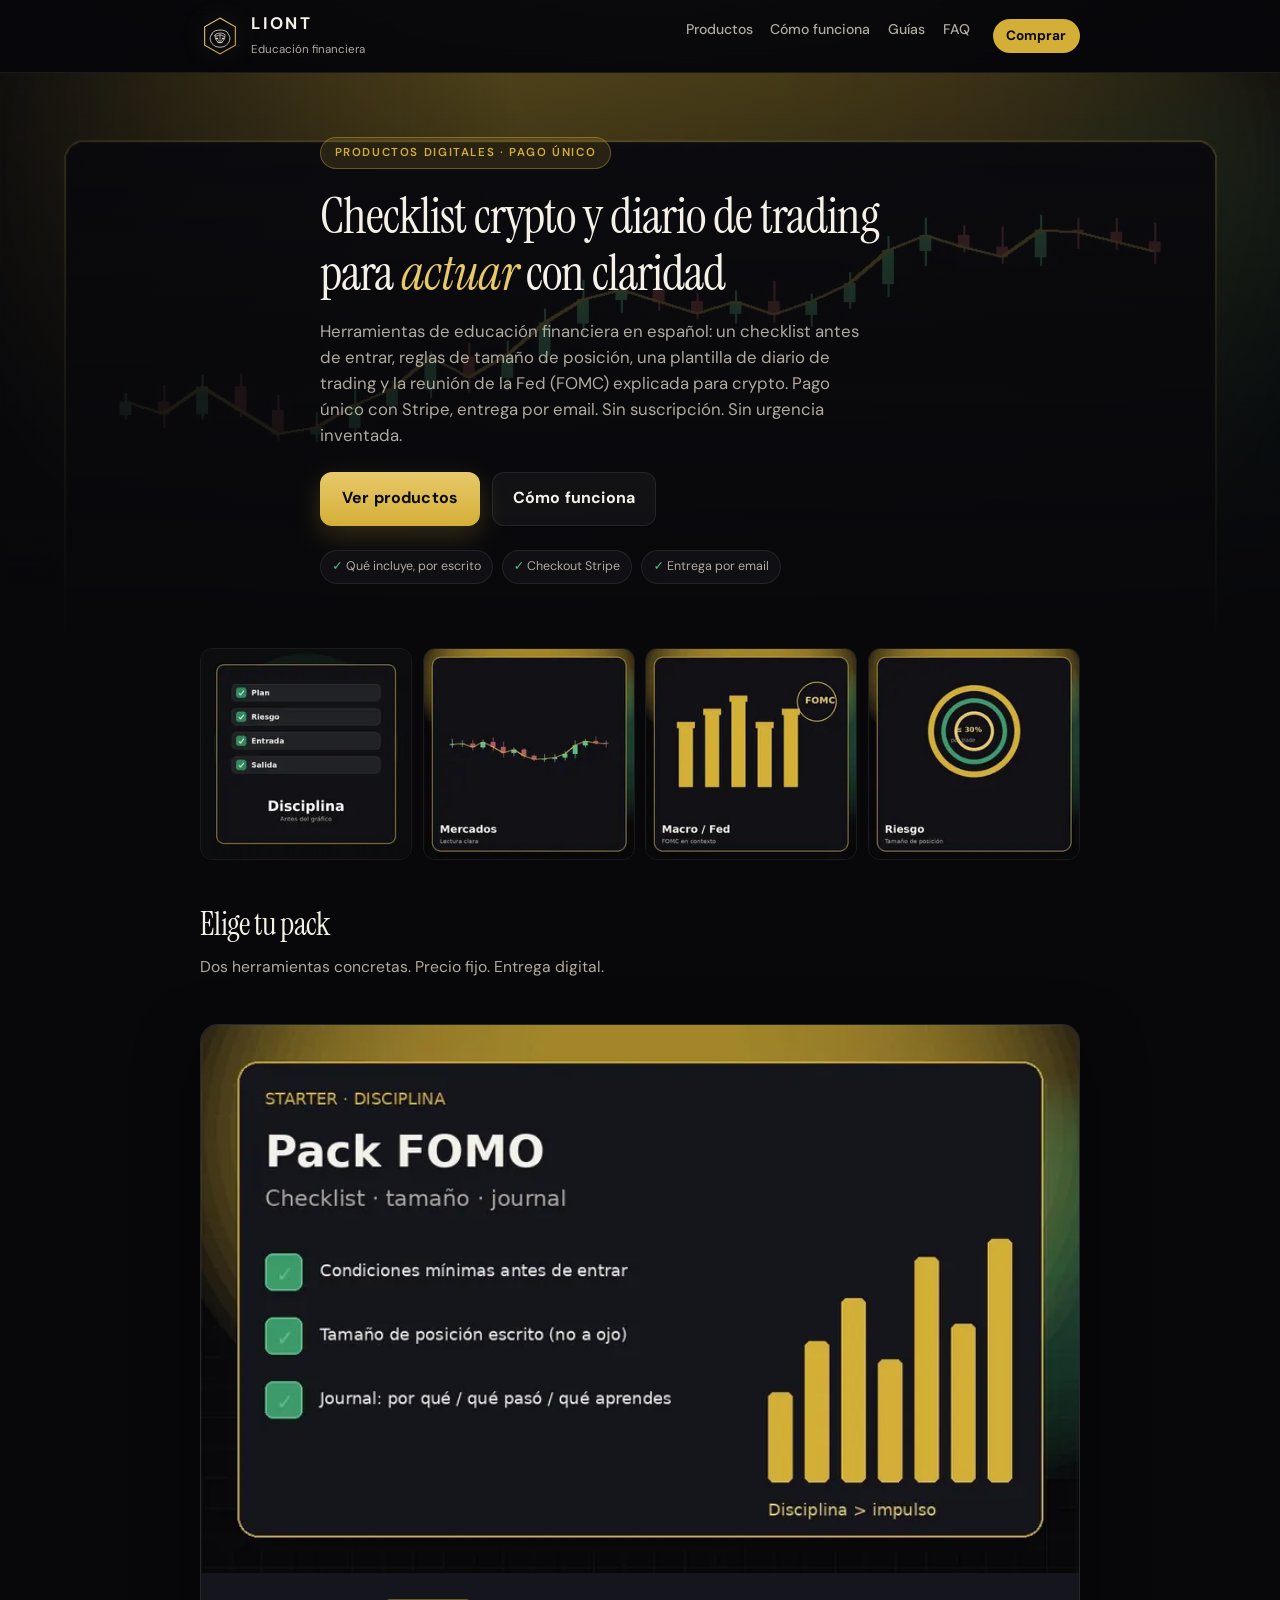
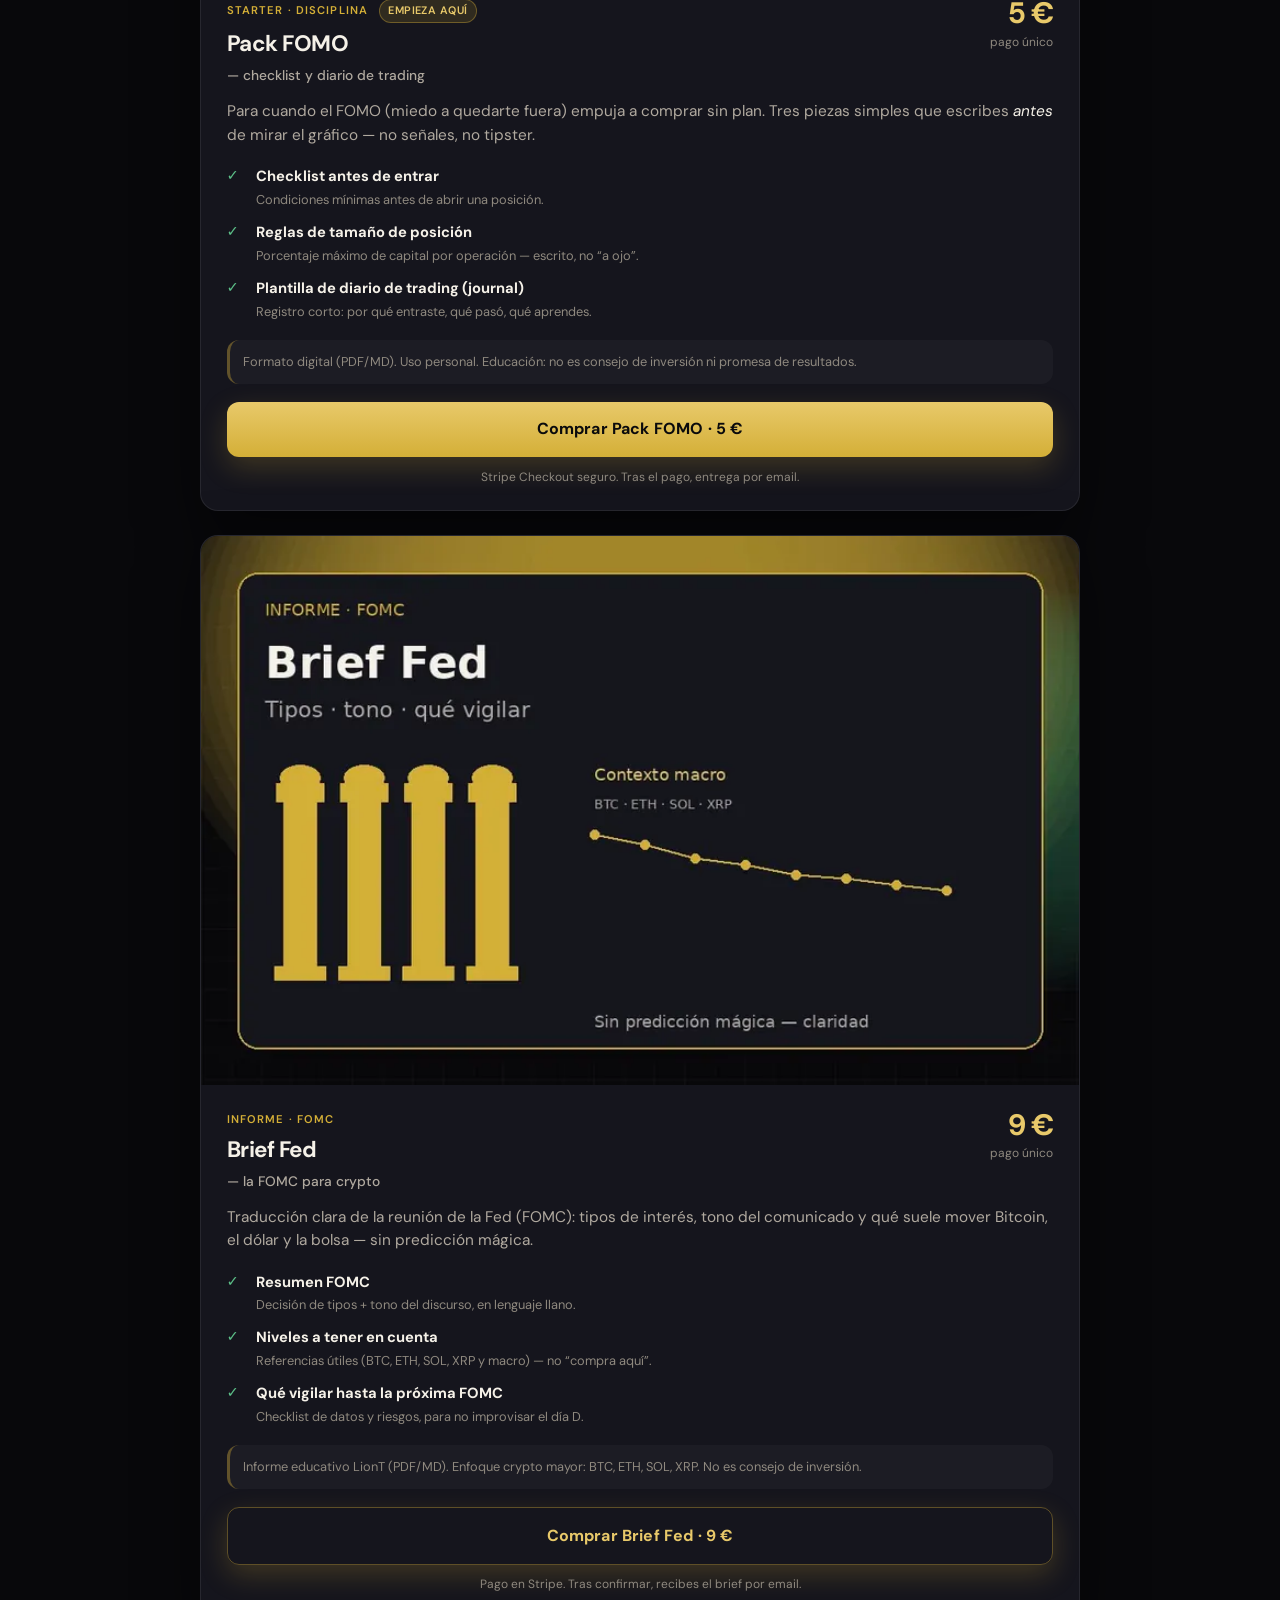
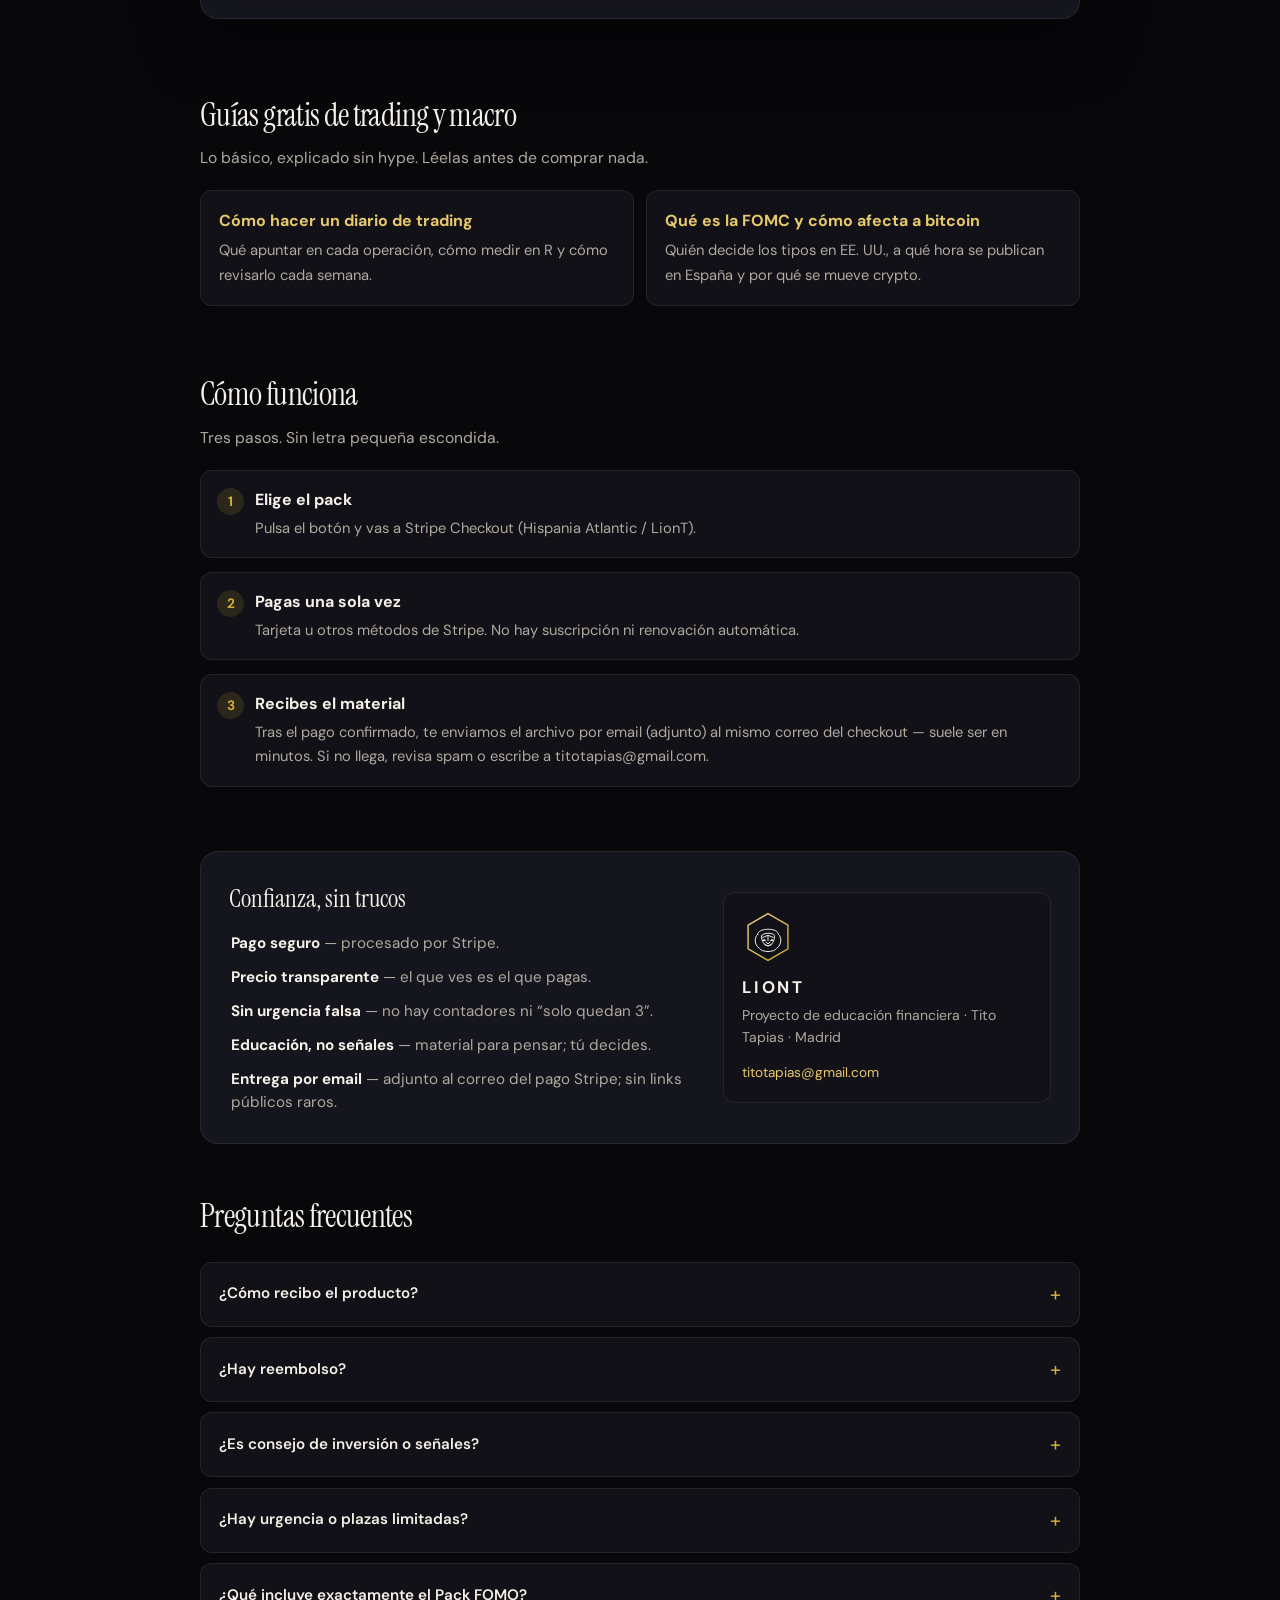
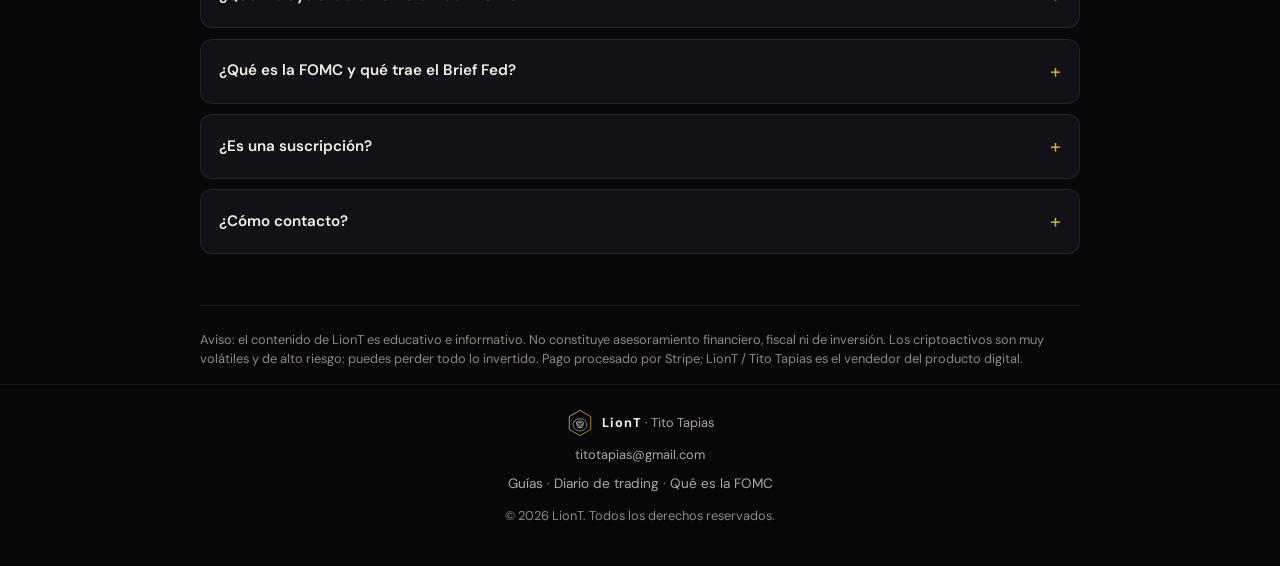
<file: index.html>
<!DOCTYPE html>
<html lang="es-ES">
<head>
  <meta charset="utf-8" />
  <meta name="viewport" content="width=device-width, initial-scale=1" />
  <title>Plantilla de diario de trading y checklist crypto | LionT</title>
  <meta name="description" content="Pack FOMO (5 €): checklist crypto, reglas de tamaño de posición y plantilla de diario de trading. Brief Fed (9 €): la FOMC explicada. Pago único." />
  <!-- TODO SEARCH CONSOLE (pendiente de Tito):
       1) search.google.com/search-console → Añadir propiedad → "Prefijo de la URL" → https://titotapias-design.github.io/liont-shop/
       2) Método "Etiqueta HTML": copiar la meta y pegarla AQUÍ, sustituyendo este comentario:
          <meta name="google-site-verification" content="TOKEN_QUE_DA_GOOGLE" />
       3) Verificar y enviar sitemap.xml. NO inventar el token. -->
  <link rel="canonical" href="https://titotapias-design.github.io/liont-shop/" />
  <meta name="robots" content="index, follow, max-image-preview:large" />
  <meta property="og:type" content="website" />
  <meta property="og:locale" content="es_ES" />
  <meta property="og:site_name" content="LionT" />
  <meta property="og:url" content="https://titotapias-design.github.io/liont-shop/" />
  <meta property="og:title" content="Plantilla de diario de trading y checklist crypto | LionT" />
  <meta property="og:description" content="Herramientas digitales de educación financiera: checklist de entradas, reglas de tamaño, diario de trading e informe FOMC. Pago único, sin hype." />
  <meta property="og:image" content="https://titotapias-design.github.io/liont-shop/assets/og-liont-1200x630.jpg" />
  <meta property="og:image:width" content="1200" />
  <meta property="og:image:height" content="630" />
  <meta property="og:image:alt" content="LionT — plantilla de trading y checklist crypto" />
  <meta name="twitter:card" content="summary_large_image" />
  <meta name="twitter:title" content="Plantilla de diario de trading y checklist crypto | LionT" />
  <meta name="twitter:description" content="Checklist de entradas, diario de trading e informe FOMC. Educación, no señales. Desde 5 €." />
  <meta name="twitter:image" content="https://titotapias-design.github.io/liont-shop/assets/og-liont-1200x630.jpg" />
  <meta name="twitter:image:alt" content="LionT — plantilla de trading y checklist crypto" />
  <link rel="icon" href="assets/liont-logo.svg" type="image/svg+xml" />
  <meta name="theme-color" content="#0a0a0c" />
  <link rel="preload" as="image" href="assets/hero-768.webp" imagesrcset="assets/hero-480.webp 480w, assets/hero-768.webp 768w, assets/hero-1200.webp 1200w" imagesizes="100vw" type="image/webp" fetchpriority="high" />
  <link rel="preconnect" href="https://fonts.googleapis.com" />
  <link rel="preconnect" href="https://fonts.gstatic.com" crossorigin />
  <link rel="preload" as="style" href="https://fonts.googleapis.com/css2?family=DM+Sans:ital,opsz,wght@0,9..40,400;0,9..40,500;0,9..40,600;0,9..40,700;1,9..40,400&family=Instrument+Serif:ital@0;1&display=swap" />
  <link rel="stylesheet" href="https://fonts.googleapis.com/css2?family=DM+Sans:ital,opsz,wght@0,9..40,400;0,9..40,500;0,9..40,600;0,9..40,700;1,9..40,400&family=Instrument+Serif:ital@0;1&display=swap" media="print" onload="this.media='all'" />
  <noscript><link rel="stylesheet" href="https://fonts.googleapis.com/css2?family=DM+Sans:ital,opsz,wght@0,9..40,400;0,9..40,500;0,9..40,600;0,9..40,700;1,9..40,400&family=Instrument+Serif:ital@0;1&display=swap" /></noscript>
  <link rel="stylesheet" href="styles.css" />
<script type="application/ld+json">
{
  "@context": "https://schema.org",
  "@graph": [
    {
      "@type": "Organization",
      "@id": "https://titotapias-design.github.io/liont-shop/#org",
      "name": "LionT",
      "url": "https://titotapias-design.github.io/liont-shop/",
      "logo": "https://titotapias-design.github.io/liont-shop/assets/liont-logo.svg",
      "email": "titotapias@gmail.com"
    },
    {
      "@type": "WebSite",
      "@id": "https://titotapias-design.github.io/liont-shop/#website",
      "url": "https://titotapias-design.github.io/liont-shop/",
      "name": "LionT Shop",
      "inLanguage": "es-ES",
      "publisher": { "@id": "https://titotapias-design.github.io/liont-shop/#org" }
    },
    {
      "@type": "Product",
      "@id": "https://titotapias-design.github.io/liont-shop/#pack-fomo",
      "name": "Pack FOMO — checklist crypto, reglas de riesgo y plantilla de diario de trading",
      "description": "Checklist de entradas, reglas de tamaño de posición y plantilla de diario de trading en formato digital. Material educativo; no es consejo de inversión.",
      "image": "https://titotapias-design.github.io/liont-shop/assets/card-fomo.jpg",
      "sku": "LIONT-FOMO",
      "brand": { "@type": "Brand", "name": "LionT" },
      "offers": {
        "@type": "Offer",
        "url": "https://titotapias-design.github.io/liont-shop/#pack-fomo",
        "price": "5.00",
        "priceCurrency": "EUR",
        "availability": "https://schema.org/InStock",
        "seller": { "@id": "https://titotapias-design.github.io/liont-shop/#org" }
      }
    },
    {
      "@type": "Product",
      "@id": "https://titotapias-design.github.io/liont-shop/#brief-fed",
      "name": "Brief Fed — informe FOMC para crypto",
      "description": "Resumen de la reunión FOMC (decisión de tipos y tono), niveles de referencia en BTC, ETH, SOL y XRP y checklist de qué vigilar hasta la próxima FOMC. Material educativo.",
      "image": "https://titotapias-design.github.io/liont-shop/assets/card-fed.jpg",
      "sku": "LIONT-FED",
      "brand": { "@type": "Brand", "name": "LionT" },
      "offers": {
        "@type": "Offer",
        "url": "https://titotapias-design.github.io/liont-shop/#brief-fed",
        "price": "9.00",
        "priceCurrency": "EUR",
        "availability": "https://schema.org/InStock",
        "seller": { "@id": "https://titotapias-design.github.io/liont-shop/#org" }
      }
    }
  ]
}
</script>
<script type="application/ld+json">
{
  "@context": "https://schema.org",
  "@type": "FAQPage",
  "@id": "https://titotapias-design.github.io/liont-shop/#faq",
  "mainEntity": [
    {
      "@type": "Question",
      "name": "¿Cómo recibo el producto?",
      "acceptedAnswer": {
        "@type": "Answer",
        "text": "Tras el pago en Stripe, enviamos el material digital (PDF, Markdown o ZIP) al email del checkout. Si no llega en un rato, revisa spam o escribe a titotapias@gmail.com con el justificante de pago."
      }
    },
    {
      "@type": "Question",
      "name": "¿Hay reembolso?",
      "acceptedAnswer": {
        "@type": "Answer",
        "text": "Son productos digitales de descarga inmediata. Si no has podido acceder al archivo por un fallo nuestro, devolvemos el importe. Si ya lo descargaste y no encaja, escríbenos: resolvemos caso a caso de forma razonable. Contacto: titotapias@gmail.com."
      }
    },
    {
      "@type": "Question",
      "name": "¿Es consejo de inversión o señales?",
      "acceptedAnswer": {
        "@type": "Answer",
        "text": "No. Es material educativo (checklists, plantillas e informes de contexto). Tú decides qué hacer con tu dinero. LionT no gestiona carteras ajenas ni garantiza resultados."
      }
    },
    {
      "@type": "Question",
      "name": "¿Hay urgencia o plazas limitadas?",
      "acceptedAnswer": {
        "@type": "Answer",
        "text": "No. El precio es el publicado. No inventamos escasez ni contadores falsos. Cuando haya una edición concreta del Brief Fed (p. ej. una FOMC), lo indicamos en la descripción."
      }
    },
    {
      "@type": "Question",
      "name": "¿Qué incluye exactamente el Pack FOMO?",
      "acceptedAnswer": {
        "@type": "Answer",
        "text": "Tres piezas: un checklist de condiciones mínimas antes de abrir una posición, unas reglas de tamaño de posición (porcentaje máximo de capital por operación) y una plantilla de diario de trading para registrar por qué entraste, qué pasó y qué aprendes. Formato digital (PDF/MD), uso personal."
      }
    },
    {
      "@type": "Question",
      "name": "¿Qué es la FOMC y qué trae el Brief Fed?",
      "acceptedAnswer": {
        "@type": "Answer",
        "text": "La FOMC es el comité de la Reserva Federal de EE. UU. que decide los tipos de interés; se reúne ocho veces al año. El Brief Fed resume la decisión y el tono en lenguaje llano, da niveles de referencia en BTC, ETH, SOL y XRP y una checklist de qué vigilar hasta la próxima reunión. Más contexto en la guía Qué es la FOMC y cómo afecta a bitcoin."
      }
    },
    {
      "@type": "Question",
      "name": "¿Es una suscripción?",
      "acceptedAnswer": {
        "@type": "Answer",
        "text": "No. Pagas una sola vez en Stripe Checkout. No hay renovación automática."
      }
    },
    {
      "@type": "Question",
      "name": "¿Cómo contacto?",
      "acceptedAnswer": {
        "@type": "Answer",
        "text": "Email: titotapias@gmail.com. Respuesta habitual en horario laboral (España)."
      }
    }
  ]
}
</script>
</head>
<body>
  <a class="skip-link" href="#contenido">Saltar al contenido</a>

  <header class="site-header">
    <div class="wrap header-inner">
      <a class="brand" href="#top" id="top">
        <img class="brand-logo" src="assets/liont-logo.svg" width="44" height="44" alt="LionT" />
        <div class="brand-text">
          <strong>LionT</strong>
          <span>Educación financiera</span>
        </div>
      </a>
      <nav class="nav" aria-label="Principal">
        <a href="#productos">Productos</a>
        <a href="#como-funciona">Cómo funciona</a>
        <a href="guias/">Guías</a>
        <a href="#faq">FAQ</a>
        <a class="header-cta" href="#productos">Comprar</a>
      </nav>
    </div>
  </header>

  <main id="contenido">
    <section class="hero" aria-labelledby="hero-title">
      <div class="hero-media" aria-hidden="true">
        <picture><source type="image/webp" srcset="assets/hero-480.webp 480w, assets/hero-768.webp 768w, assets/hero-1200.webp 1200w" sizes="100vw" /><img src="assets/hero.jpg" alt="" width="1200" height="675" fetchpriority="high" /></picture>
        <div class="hero-shade"></div>
      </div>
      <div class="wrap hero-copy">
        <p class="hero-kicker">Productos digitales · pago único</p>
        <h1 id="hero-title">Checklist crypto y diario de trading para <em>actuar</em> con claridad</h1>
        <p class="hero-lead">
          Herramientas de educación financiera en español: un checklist antes de entrar, reglas de tamaño de posición,
          una plantilla de diario de trading y la reunión de la Fed (FOMC) explicada para crypto.
          Pago único con Stripe, entrega por email. Sin suscripción. Sin urgencia inventada.
        </p>
        <div class="hero-actions">
          <a class="cta cta-primary" href="#productos">Ver productos</a>
          <a class="cta cta-ghost" href="#como-funciona">Cómo funciona</a>
        </div>
        <ul class="trust-row">
          <li>Qué incluye, por escrito</li>
          <li>Checkout Stripe</li>
          <li>Entrega por email</li>
        </ul>
      </div>
    </section>

    <section class="brand-strip wrap" aria-label="Temas LionT">
      <picture><source type="image/webp" srcset="assets/strip-discipline-240.webp 240w, assets/strip-discipline-480.webp 480w" sizes="(min-width: 880px) 210px, 45vw" /><img src="assets/strip-discipline.jpg" alt="Disciplina de trading — plan, riesgo, entrada, salida" width="480" height="480" loading="lazy" /></picture>
      <picture><source type="image/webp" srcset="assets/strip-charts-240.webp 240w, assets/strip-charts-480.webp 480w" sizes="(min-width: 880px) 210px, 45vw" /><img src="assets/strip-charts.jpg" alt="Lectura de mercados — gráficos claros" width="480" height="480" loading="lazy" /></picture>
      <picture><source type="image/webp" srcset="assets/strip-macro-240.webp 240w, assets/strip-macro-480.webp 480w" sizes="(min-width: 880px) 210px, 45vw" /><img src="assets/strip-macro.jpg" alt="Macro y Fed — contexto FOMC" width="480" height="480" loading="lazy" /></picture>
      <picture><source type="image/webp" srcset="assets/strip-risk-240.webp 240w, assets/strip-risk-480.webp 480w" sizes="(min-width: 880px) 210px, 45vw" /><img src="assets/strip-risk.jpg" alt="Gestión de riesgo — tamaño de posición" width="480" height="480" loading="lazy" /></picture>
    </section>

    <section class="products wrap" id="productos" aria-label="Productos">
      <div class="section-head">
        <h2>Elige tu pack</h2>
        <p>Dos herramientas concretas. Precio fijo. Entrega digital.</p>
      </div>

      <article class="product" id="pack-fomo">
        <div class="product-visual">
          <picture><source type="image/webp" srcset="assets/card-fomo-480.webp 480w, assets/card-fomo-800.webp 800w" sizes="(min-width: 880px) 820px, 100vw" /><img src="assets/card-fomo.jpg" alt="Pack FOMO — checklist de disciplina antes del gráfico" width="800" height="500" loading="lazy" /></picture>
        </div>
        <div class="product-body">
          <div class="product-top">
            <div>
              <p class="product-label">Starter · disciplina <span class="badge-soft">Empieza aquí</span></p>
              <h3>Pack FOMO <span class="h3-sub">— checklist y diario de trading</span></h3>
            </div>
            <div class="price" role="group" aria-label="Precio 5 euros">
              <strong>5&nbsp;€</strong>
              <span>pago único</span>
            </div>
          </div>
          <p class="product-desc">
            Para cuando el FOMO (miedo a quedarte fuera) empuja a comprar sin plan. Tres piezas simples que escribes
            <em>antes</em> de mirar el gráfico — no señales, no tipster.
          </p>
          <ul class="includes">
            <li>
              <span class="ico" aria-hidden="true">✓</span>
              <div>
                <strong>Checklist antes de entrar</strong>
                <small>Condiciones mínimas antes de abrir una posición.</small>
              </div>
            </li>
            <li>
              <span class="ico" aria-hidden="true">✓</span>
              <div>
                <strong>Reglas de tamaño de posición</strong>
                <small>Porcentaje máximo de capital por operación — escrito, no “a ojo”.</small>
              </div>
            </li>
            <li>
              <span class="ico" aria-hidden="true">✓</span>
              <div>
                <strong>Plantilla de diario de trading (journal)</strong>
                <small>Registro corto: por qué entraste, qué pasó, qué aprendes.</small>
              </div>
            </li>
          </ul>
          <p class="note">
            Formato digital (PDF/MD). Uso personal. Educación: no es consejo de inversión ni promesa de resultados.
          </p>
          <a
            class="cta cta-primary"
            href="https://buy.stripe.com/14A7sL5x69T32QE1RHbII01"
            rel="noopener noreferrer"
            target="_blank"
          >Comprar Pack FOMO · 5&nbsp;€</a>
          <p class="cta-hint">Stripe Checkout seguro. Tras el pago, entrega por email.</p>
        </div>
      </article>

      <article class="product" id="brief-fed">
        <div class="product-visual">
          <picture><source type="image/webp" srcset="assets/card-fed-480.webp 480w, assets/card-fed-800.webp 800w" sizes="(min-width: 880px) 820px, 100vw" /><img src="assets/card-fed.jpg" alt="Brief Fed — informe FOMC y contexto macro" width="800" height="500" loading="lazy" /></picture>
        </div>
        <div class="product-body">
          <div class="product-top">
            <div>
              <p class="product-label">Informe · FOMC</p>
              <h3>Brief Fed <span class="h3-sub">— la FOMC para crypto</span></h3>
            </div>
            <div class="price" role="group" aria-label="Precio 9 euros">
              <strong>9&nbsp;€</strong>
              <span>pago único</span>
            </div>
          </div>
          <p class="product-desc">
            Traducción clara de la reunión de la Fed (FOMC): tipos de interés, tono del comunicado y qué suele mover
            Bitcoin, el dólar y la bolsa — sin predicción mágica.
          </p>
          <ul class="includes">
            <li>
              <span class="ico" aria-hidden="true">✓</span>
              <div>
                <strong>Resumen FOMC</strong>
                <small>Decisión de tipos + tono del discurso, en lenguaje llano.</small>
              </div>
            </li>
            <li>
              <span class="ico" aria-hidden="true">✓</span>
              <div>
                <strong>Niveles a tener en cuenta</strong>
                <small>Referencias útiles (BTC, ETH, SOL, XRP y macro) — no “compra aquí”.</small>
              </div>
            </li>
            <li>
              <span class="ico" aria-hidden="true">✓</span>
              <div>
                <strong>Qué vigilar hasta la próxima FOMC</strong>
                <small>Checklist de datos y riesgos, para no improvisar el día D.</small>
              </div>
            </li>
          </ul>
          <p class="note">
            Informe educativo LionT (PDF/MD). Enfoque crypto mayor: BTC, ETH, SOL, XRP. No es consejo de inversión.
          </p>
          <a
            class="cta cta-secondary"
            href="https://buy.stripe.com/28EfZhbVu5CN9f267XbII02"
            rel="noopener noreferrer"
            target="_blank"
          >Comprar Brief Fed · 9&nbsp;€</a>
          <p class="cta-hint">Pago en Stripe. Tras confirmar, recibes el brief por email.</p>
        </div>
      </article>
    </section>

    <section class="section wrap" id="guias">
      <div class="section-head">
        <h2>Guías gratis de trading y macro</h2>
        <p>Lo básico, explicado sin hype. Léelas antes de comprar nada.</p>
      </div>
      <ul class="guide-cards">
        <li>
          <a href="guias/diario-de-trading/">
            <strong>Cómo hacer un diario de trading</strong>
            <span>Qué apuntar en cada operación, cómo medir en R y cómo revisarlo cada semana.</span>
          </a>
        </li>
        <li>
          <a href="guias/que-es-la-fomc-bitcoin/">
            <strong>Qué es la FOMC y cómo afecta a bitcoin</strong>
            <span>Quién decide los tipos en EE. UU., a qué hora se publican en España y por qué se mueve crypto.</span>
          </a>
        </li>
      </ul>
    </section>

    <section class="section wrap" id="como-funciona">
      <div class="section-head">
        <h2>Cómo funciona</h2>
        <p>Tres pasos. Sin letra pequeña escondida.</p>
      </div>
      <ol class="steps">
        <li>
          <strong>Elige el pack</strong>
          <span>Pulsa el botón y vas a Stripe Checkout (Hispania Atlantic / LionT).</span>
        </li>
        <li>
          <strong>Pagas una sola vez</strong>
          <span>Tarjeta u otros métodos de Stripe. No hay suscripción ni renovación automática.</span>
        </li>
        <li>
          <strong>Recibes el material</strong>
          <span>Tras el pago confirmado, te enviamos el archivo por email (adjunto) al mismo correo del checkout — suele ser en minutos. Si no llega, revisa spam o escribe a titotapias@gmail.com.</span>
        </li>
      </ol>
    </section>

    <section class="section wrap" id="confianza">
      <div class="trust-panel">
        <div>
          <h2>Confianza, sin trucos</h2>
          <ul class="trust-list">
            <li><strong>Pago seguro</strong> — procesado por Stripe.</li>
            <li><strong>Precio transparente</strong> — el que ves es el que pagas.</li>
            <li><strong>Sin urgencia falsa</strong> — no hay contadores ni “solo quedan 3”.</li>
            <li><strong>Educación, no señales</strong> — material para pensar; tú decides.</li>
            <li><strong>Entrega por email</strong> — adjunto al correo del pago Stripe; sin links públicos raros.</li>
          </ul>
        </div>
        <div class="seller-card">
          <img class="seller-mark" src="assets/liont-logo.svg" width="56" height="56" alt="" />
          <p class="seller-brand">LionT</p>
          <p class="seller-meta">Proyecto de educación financiera · Tito Tapias · Madrid</p>
          <p class="seller-links">
            <a href="mailto:titotapias@gmail.com">titotapias@gmail.com</a>
          </p>
        </div>
      </div>
    </section>

    <section class="faq wrap" id="faq">
      <div class="section-head">
        <h2>Preguntas frecuentes</h2>
      </div>

      <details>
        <summary>¿Cómo recibo el producto?</summary>
        <div class="answer">
          Tras el pago en Stripe, enviamos el material digital (PDF, Markdown o ZIP)
          al email del checkout. Si no llega en un rato, revisa spam o escribe a
          <a href="mailto:titotapias@gmail.com">titotapias@gmail.com</a> con el justificante de pago.
        </div>
      </details>

      <details>
        <summary>¿Hay reembolso?</summary>
        <div class="answer">
          Son productos digitales de descarga inmediata. Si no has podido acceder al archivo
          por un fallo nuestro, devolvemos el importe. Si ya lo descargaste y no encaja,
          escríbenos: resolvemos caso a caso de forma razonable.
          Contacto: <a href="mailto:titotapias@gmail.com">titotapias@gmail.com</a>.
        </div>
      </details>

      <details>
        <summary>¿Es consejo de inversión o señales?</summary>
        <div class="answer">
          No. Es material educativo (checklists, plantillas e informes de contexto).
          Tú decides qué hacer con tu dinero. LionT no gestiona carteras ajenas ni garantiza resultados.
        </div>
      </details>

      <details>
        <summary>¿Hay urgencia o plazas limitadas?</summary>
        <div class="answer">
          No. El precio es el publicado. No inventamos escasez ni contadores falsos.
          Cuando haya una edición concreta del Brief Fed (p. ej. una FOMC), lo indicamos en la descripción.
        </div>
      </details>

      <details>
        <summary>¿Qué incluye exactamente el Pack FOMO?</summary>
        <div class="answer">
          Tres piezas: un checklist de condiciones mínimas antes de abrir una posición, unas reglas de tamaño
          de posición (porcentaje máximo de capital por operación) y una plantilla de diario de trading para
          registrar por qué entraste, qué pasó y qué aprendes. Formato digital (PDF/MD), uso personal.
        </div>
      </details>

      <details>
        <summary>¿Qué es la FOMC y qué trae el Brief Fed?</summary>
        <div class="answer">
          La FOMC es el comité de la Reserva Federal de EE. UU. que decide los tipos de interés; se reúne ocho
          veces al año. El Brief Fed resume la decisión y el tono en lenguaje llano, da niveles de referencia
          en BTC, ETH, SOL y XRP y una checklist de qué vigilar hasta la próxima reunión.
          Más contexto en la guía <a href="guias/que-es-la-fomc-bitcoin/">Qué es la FOMC y cómo afecta a bitcoin</a>.
        </div>
      </details>

      <details>
        <summary>¿Es una suscripción?</summary>
        <div class="answer">
          No. Pagas una sola vez en Stripe Checkout. No hay renovación automática.
        </div>
      </details>

      <details>
        <summary>¿Cómo contacto?</summary>
        <div class="answer">
          Email: <a href="mailto:titotapias@gmail.com">titotapias@gmail.com</a>.
          Respuesta habitual en horario laboral (España).
        </div>
      </details>
    </section>

    <p class="disclaimer wrap">
      Aviso: el contenido de LionT es educativo e informativo. No constituye asesoramiento
      financiero, fiscal ni de inversión. Los criptoactivos son muy volátiles y de alto riesgo: puedes perder todo lo invertido. Pago procesado por Stripe; LionT / Tito Tapias es el vendedor del producto digital.
    </p>
  </main>

  <footer class="site-footer">
    <div class="wrap footer-inner">
      <div class="footer-brand">
        <img src="assets/liont-logo.svg" width="32" height="32" alt="" />
        <span><strong>LionT</strong> · Tito Tapias</span>
      </div>
      <p>
        <a href="mailto:titotapias@gmail.com">titotapias@gmail.com</a>
      </p>
      <p class="footer-links">
        <a href="guias/">Guías</a> ·
        <a href="guias/diario-de-trading/">Diario de trading</a> ·
        <a href="guias/que-es-la-fomc-bitcoin/">Qué es la FOMC</a>
      </p>
      <p class="footer-copy">© <span id="y"></span> LionT. Todos los derechos reservados.</p>
    </div>
  </footer>
  <script>document.getElementById("y").textContent = new Date().getFullYear();</script>

  <div class="mobile-buybar" role="region" aria-label="Comprar rápido">
    <a class="cta cta-primary" href="https://buy.stripe.com/14A7sL5x69T32QE1RHbII01" rel="noopener noreferrer" target="_blank">FOMO · 5&nbsp;€</a>
    <a class="cta cta-secondary" href="https://buy.stripe.com/28EfZhbVu5CN9f267XbII02" rel="noopener noreferrer" target="_blank">Fed · 9&nbsp;€</a>
  </div>
</body>
</html>
</file>
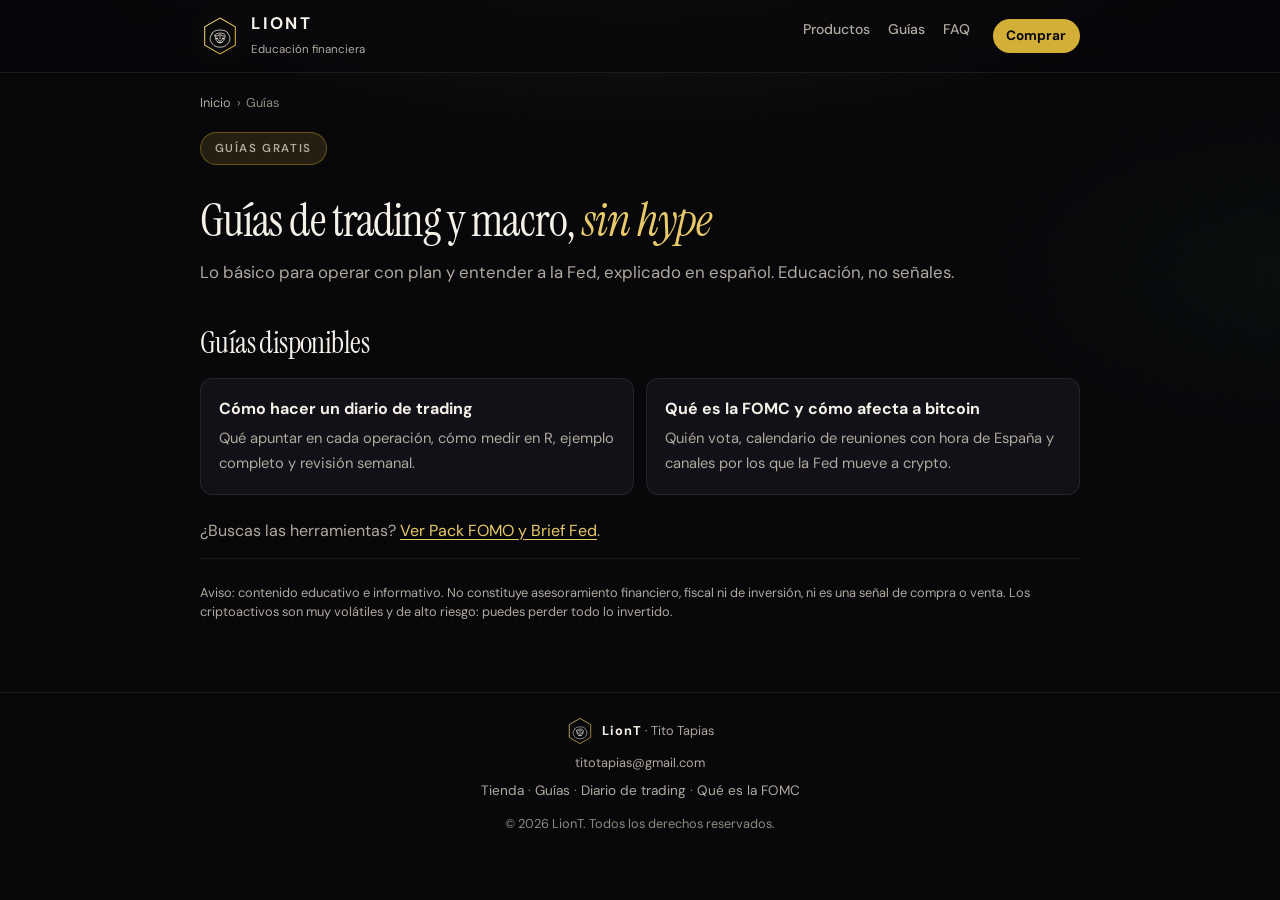
<file: guias/index.html>
<!DOCTYPE html>
<html lang="es-ES">
<head>
  <meta charset="utf-8" />
  <meta name="viewport" content="width=device-width, initial-scale=1" />
  <title>Guías de trading y macro en español, sin hype | LionT</title>
  <meta name="description" content="Guías gratis de LionT: cómo hacer un diario de trading y qué es la FOMC y cómo afecta a bitcoin. Educación financiera en español, sin señales." />
  <link rel="canonical" href="https://titotapias-design.github.io/liont-shop/guias/" />
  <meta name="robots" content="index, follow, max-image-preview:large" />
  <meta property="og:type" content="website" />
  <meta property="og:locale" content="es_ES" />
  <meta property="og:site_name" content="LionT" />
  <meta property="og:url" content="https://titotapias-design.github.io/liont-shop/guias/" />
  <meta property="og:title" content="Guías de trading y macro en español, sin hype | LionT" />
  <meta property="og:description" content="Guías gratis de LionT: cómo hacer un diario de trading y qué es la FOMC y cómo afecta a bitcoin. Educación financiera en español, sin señales." />
  <meta property="og:image" content="https://titotapias-design.github.io/liont-shop/assets/og-liont-1200x630.jpg" />
  <meta property="og:image:width" content="1200" />
  <meta property="og:image:height" content="630" />
  <meta name="twitter:card" content="summary_large_image" />
  <meta name="twitter:title" content="Guías de trading y macro en español, sin hype | LionT" />
  <meta name="twitter:description" content="Guías gratis de LionT: cómo hacer un diario de trading y qué es la FOMC y cómo afecta a bitcoin. Educación financiera en español, sin señales." />
  <meta name="twitter:image" content="https://titotapias-design.github.io/liont-shop/assets/og-liont-1200x630.jpg" />
  <link rel="icon" href="../assets/liont-logo.svg" type="image/svg+xml" />
  <meta name="theme-color" content="#0a0a0c" />
  <link rel="preconnect" href="https://fonts.googleapis.com" />
  <link rel="preconnect" href="https://fonts.gstatic.com" crossorigin />
  <link rel="preload" as="style" href="https://fonts.googleapis.com/css2?family=DM+Sans:ital,opsz,wght@0,9..40,400;0,9..40,500;0,9..40,600;0,9..40,700;1,9..40,400&family=Instrument+Serif:ital@0;1&display=swap" />
  <link rel="stylesheet" href="https://fonts.googleapis.com/css2?family=DM+Sans:ital,opsz,wght@0,9..40,400;0,9..40,500;0,9..40,600;0,9..40,700;1,9..40,400&family=Instrument+Serif:ital@0;1&display=swap" media="print" onload="this.media='all'" />
  <noscript><link rel="stylesheet" href="https://fonts.googleapis.com/css2?family=DM+Sans:ital,opsz,wght@0,9..40,400;0,9..40,500;0,9..40,600;0,9..40,700;1,9..40,400&family=Instrument+Serif:ital@0;1&display=swap" /></noscript>
  <link rel="stylesheet" href="../styles.css" />
<script type="application/ld+json">
{
  "@context": "https://schema.org",
  "@type": "CollectionPage",
  "@id": "https://titotapias-design.github.io/liont-shop/guias/",
  "url": "https://titotapias-design.github.io/liont-shop/guias/",
  "name": "Guías LionT",
  "inLanguage": "es-ES",
  "isPartOf": {
    "@id": "https://titotapias-design.github.io/liont-shop/#website"
  },
  "hasPart": [
    {
      "@type": "Article",
      "@id": "https://titotapias-design.github.io/liont-shop/guias/diario-de-trading/#article",
      "url": "https://titotapias-design.github.io/liont-shop/guias/diario-de-trading/",
      "headline": "Cómo hacer un diario de trading"
    },
    {
      "@type": "Article",
      "@id": "https://titotapias-design.github.io/liont-shop/guias/que-es-la-fomc-bitcoin/#article",
      "url": "https://titotapias-design.github.io/liont-shop/guias/que-es-la-fomc-bitcoin/",
      "headline": "Qué es la FOMC y cómo afecta a bitcoin"
    }
  ]
}
</script>
<script type="application/ld+json">
{
  "@context": "https://schema.org",
  "@type": "BreadcrumbList",
  "itemListElement": [
    {
      "@type": "ListItem",
      "position": 1,
      "name": "Inicio",
      "item": "https://titotapias-design.github.io/liont-shop/"
    },
    {
      "@type": "ListItem",
      "position": 2,
      "name": "Guías",
      "item": "https://titotapias-design.github.io/liont-shop/guias/"
    }
  ]
}
</script>
</head>
<body>
  <a class="skip-link" href="#contenido">Saltar al contenido</a>

  <header class="site-header">
    <div class="wrap header-inner">
      <a class="brand" href="../">
        <img class="brand-logo" src="../assets/liont-logo.svg" width="44" height="44" alt="LionT" />
        <div class="brand-text">
          <strong>LionT</strong>
          <span>Educación financiera</span>
        </div>
      </a>
      <nav class="nav" aria-label="Principal">
        <a href="../#productos">Productos</a>
        <a href="../guias/">Guías</a>
        <a href="../#faq">FAQ</a>
        <a class="header-cta" href="../#productos">Comprar</a>
      </nav>
    </div>
  </header>
  <nav class="breadcrumbs wrap" aria-label="Migas de pan"><ol><li><a href="../">Inicio</a></li><li aria-current="page">Guías</li></ol></nav>

  <main id="contenido" class="guide wrap">
    <header class="guide-head">
      <p class="hero-kicker">Guías gratis</p>
      <h1>Guías de trading y macro, <em>sin hype</em></h1>
      <p class="guide-lead">Lo básico para operar con plan y entender a la Fed, explicado en español. Educación, no señales.</p>
    </header>
    <h2>Guías disponibles</h2>
    <ul class="guide-cards">
      <li>
        <a href="diario-de-trading/">
          <strong>Cómo hacer un diario de trading</strong>
          <span>Qué apuntar en cada operación, cómo medir en R, ejemplo completo y revisión semanal.</span>
        </a>
      </li>
      <li>
        <a href="que-es-la-fomc-bitcoin/">
          <strong>Qué es la FOMC y cómo afecta a bitcoin</strong>
          <span>Quién vota, calendario de reuniones con hora de España y canales por los que la Fed mueve a crypto.</span>
        </a>
      </li>
    </ul>
    <p class="guide-more">¿Buscas las herramientas? <a href="../#productos">Ver Pack FOMO y Brief Fed</a>.</p>
    <p class="disclaimer">
      Aviso: contenido educativo e informativo. No constituye asesoramiento financiero, fiscal ni de inversión,
      ni es una señal de compra o venta. Los criptoactivos son muy volátiles y de alto riesgo: puedes perder todo lo invertido.
    </p>
  </main>

  <footer class="site-footer">
    <div class="wrap footer-inner">
      <div class="footer-brand">
        <img src="../assets/liont-logo.svg" width="32" height="32" alt="" />
        <span><strong>LionT</strong> · Tito Tapias</span>
      </div>
      <p>
        <a href="mailto:titotapias@gmail.com">titotapias@gmail.com</a>
      </p>
      <p class="footer-links">
        <a href="../">Tienda</a> ·
        <a href="../guias/">Guías</a> ·
        <a href="../guias/diario-de-trading/">Diario de trading</a> ·
        <a href="../guias/que-es-la-fomc-bitcoin/">Qué es la FOMC</a>
      </p>
      <p class="footer-copy">© <span id="y"></span> LionT. Todos los derechos reservados.</p>
    </div>
  </footer>
  <script>document.getElementById("y").textContent = new Date().getFullYear();</script>
</body>
</html>
</file>
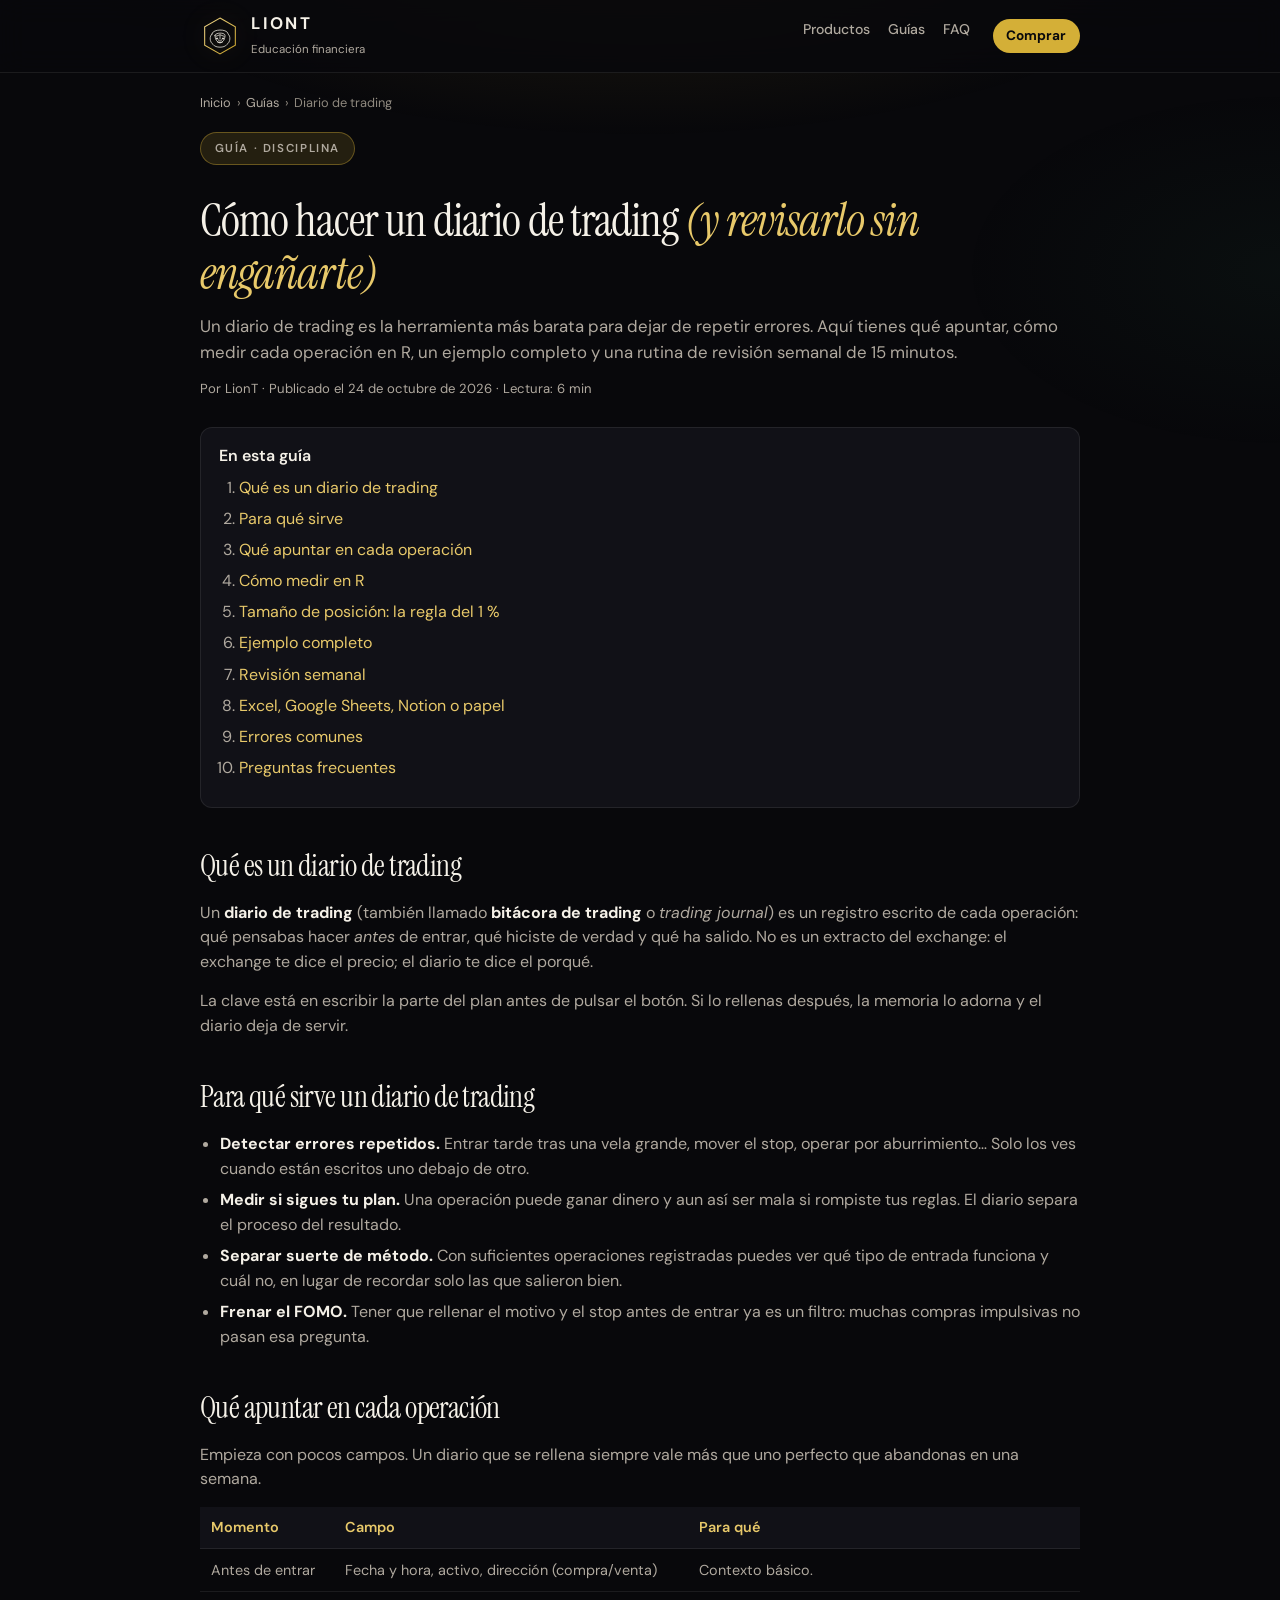
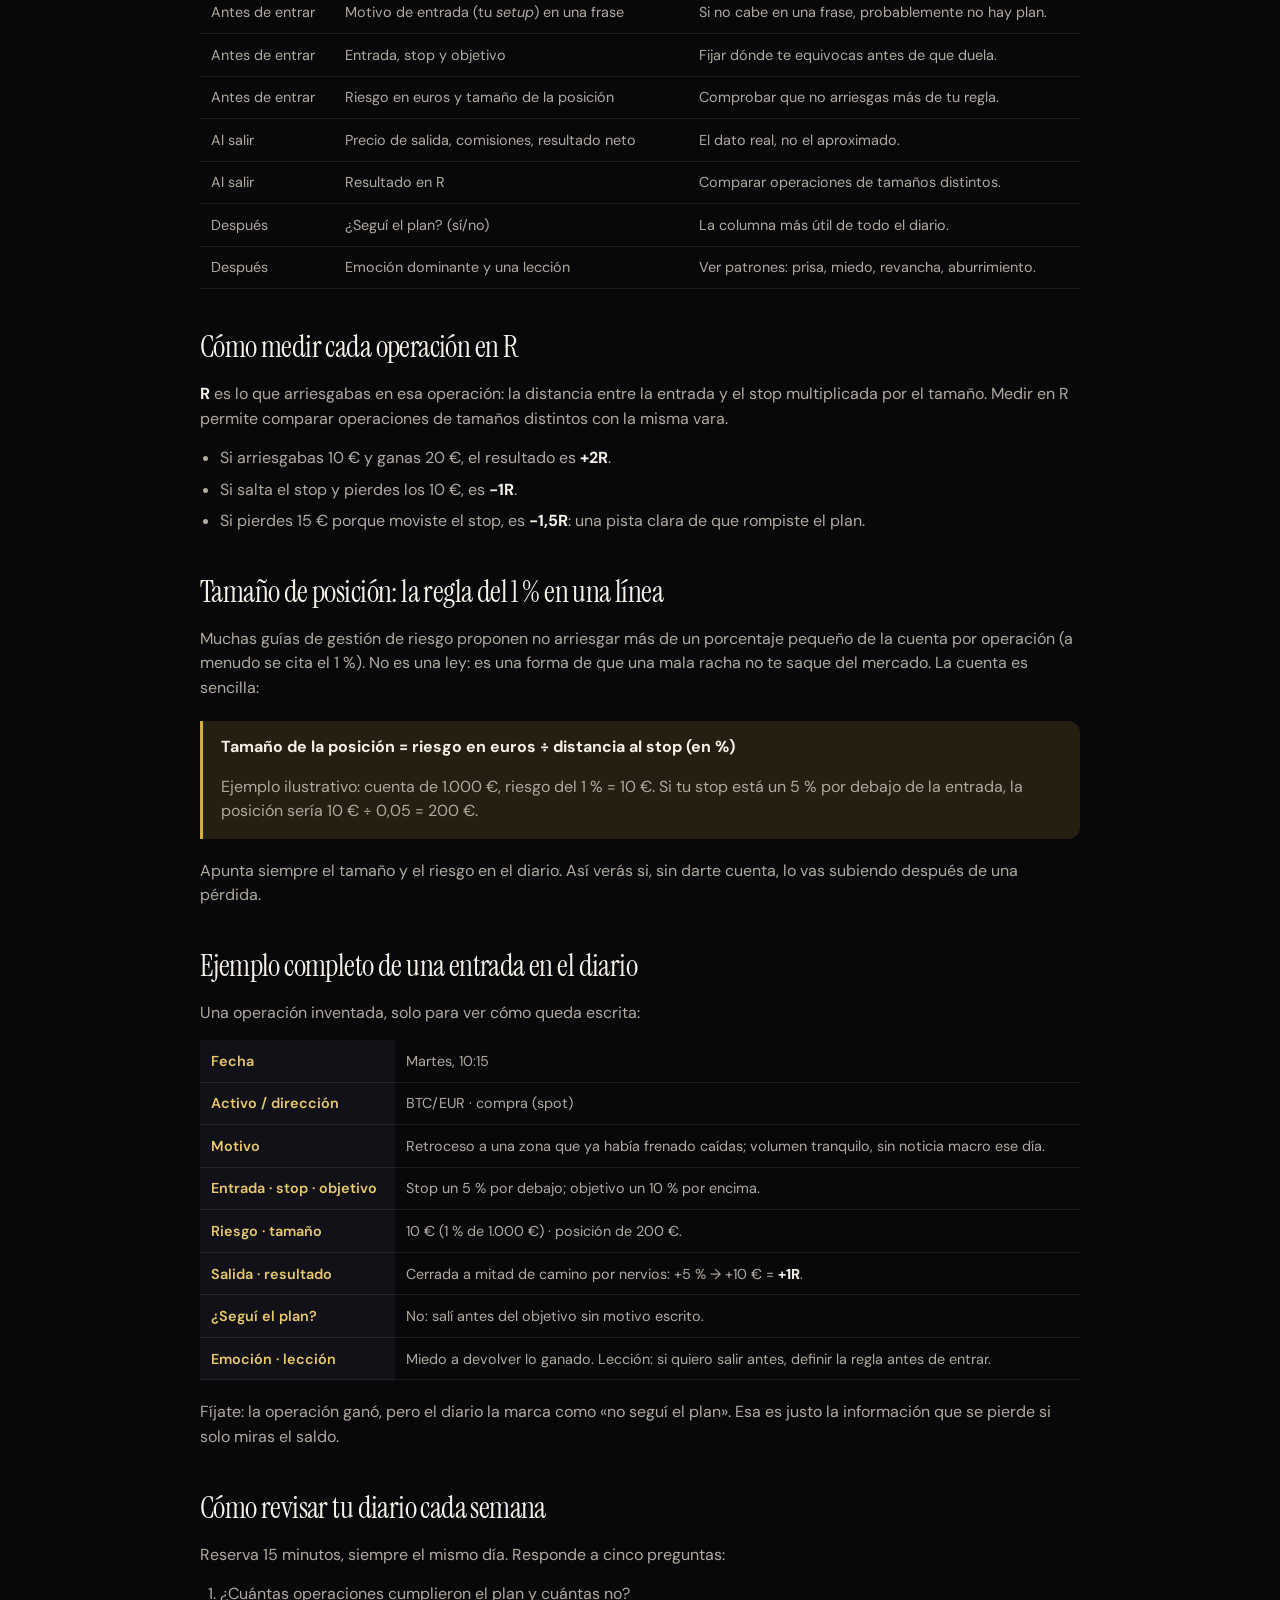
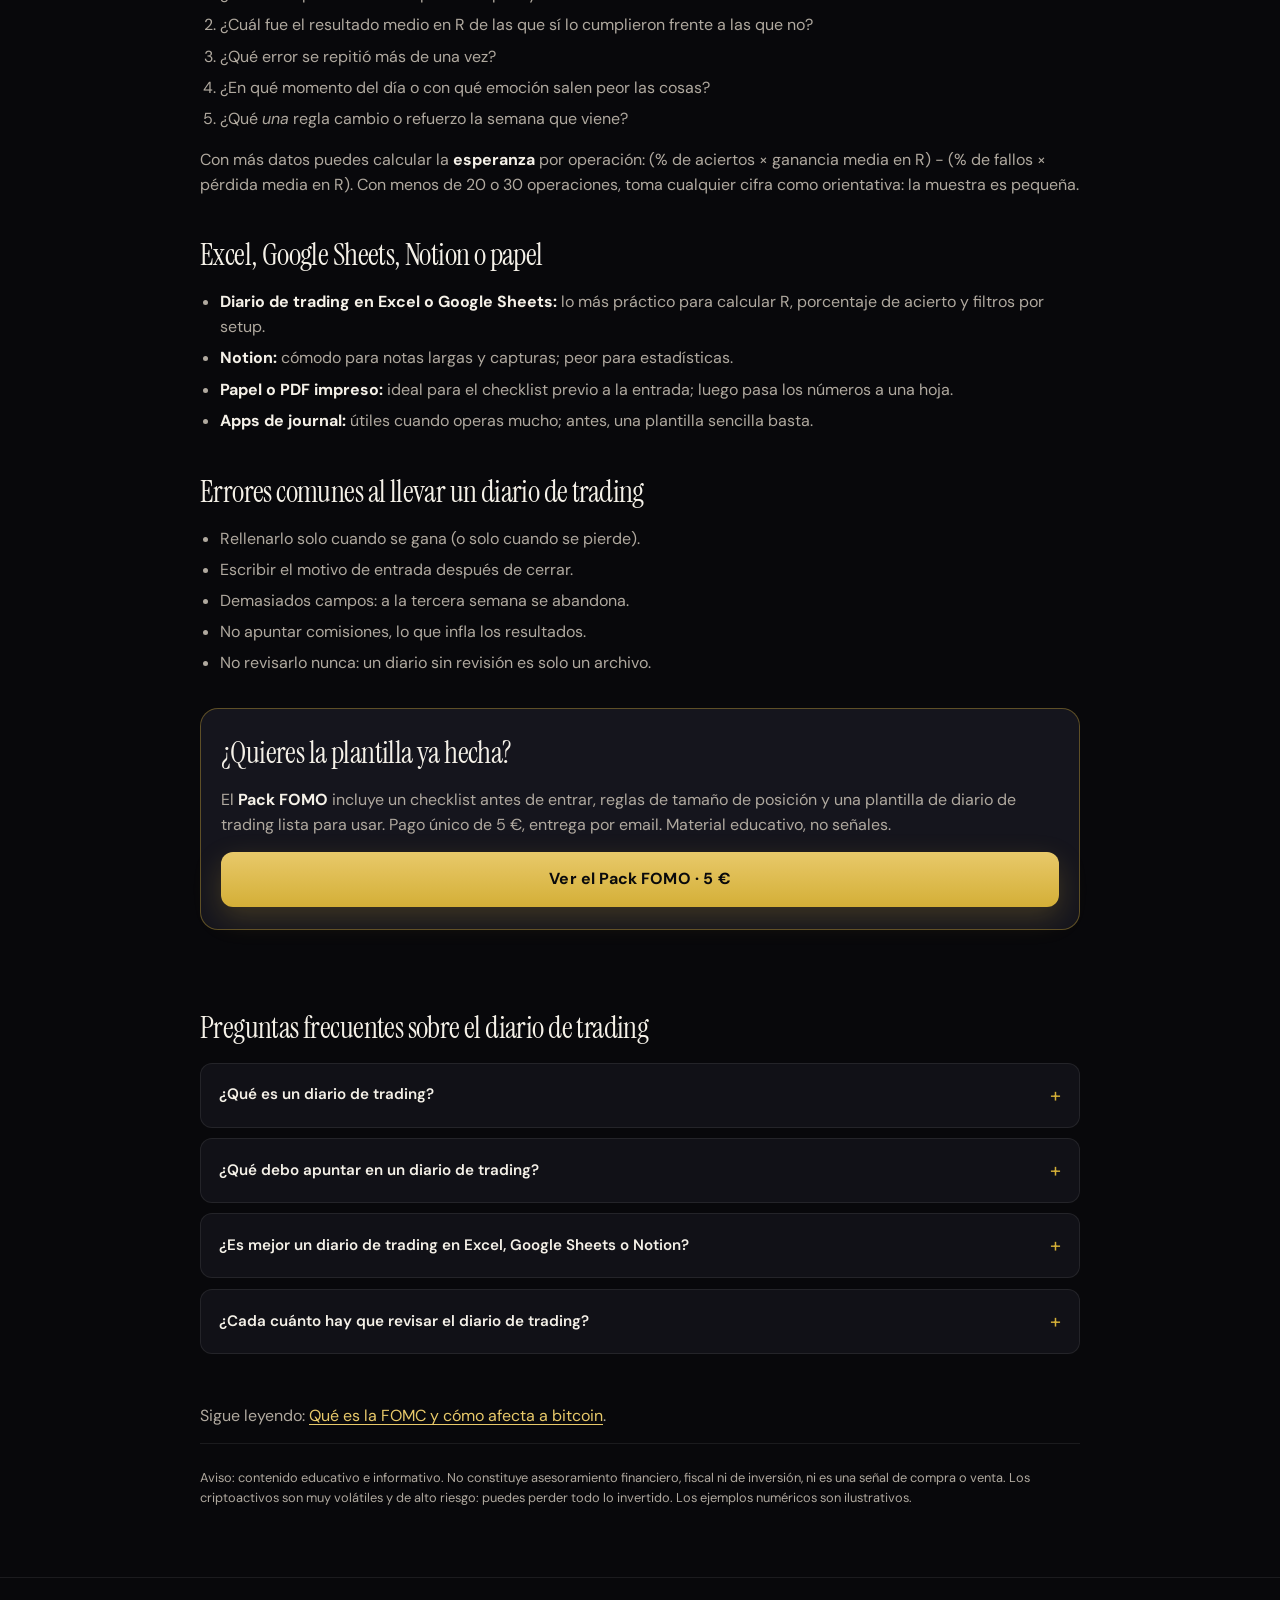
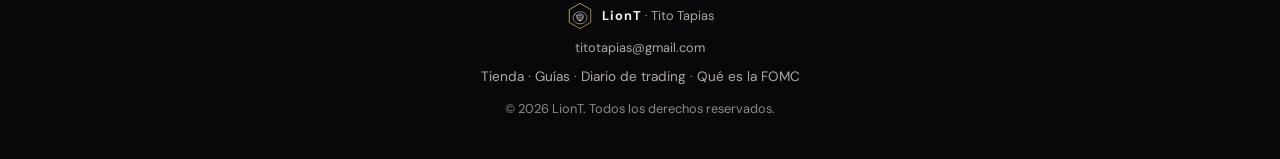
<file: guias/diario-de-trading/index.html>
<!DOCTYPE html>
<html lang="es-ES">
<head>
  <meta charset="utf-8" />
  <meta name="viewport" content="width=device-width, initial-scale=1" />
  <title>Cómo hacer un diario de trading (con ejemplo) | LionT</title>
  <meta name="description" content="Cómo hacer un diario de trading paso a paso: qué apuntar en cada operación, cómo medir en R, ejemplo completo y revisión semanal. Guía en español, sin hype." />
  <link rel="canonical" href="https://titotapias-design.github.io/liont-shop/guias/diario-de-trading/" />
  <meta name="robots" content="index, follow, max-image-preview:large" />
  <meta property="og:type" content="article" />
  <meta property="og:locale" content="es_ES" />
  <meta property="og:site_name" content="LionT" />
  <meta property="og:url" content="https://titotapias-design.github.io/liont-shop/guias/diario-de-trading/" />
  <meta property="og:title" content="Cómo hacer un diario de trading (con ejemplo) | LionT" />
  <meta property="og:description" content="Cómo hacer un diario de trading paso a paso: qué apuntar en cada operación, cómo medir en R, ejemplo completo y revisión semanal. Guía en español, sin hype." />
  <meta property="og:image" content="https://titotapias-design.github.io/liont-shop/assets/og-liont-1200x630.jpg" />
  <meta property="og:image:width" content="1200" />
  <meta property="og:image:height" content="630" />
  <meta name="twitter:card" content="summary_large_image" />
  <meta name="twitter:title" content="Cómo hacer un diario de trading (con ejemplo) | LionT" />
  <meta name="twitter:description" content="Cómo hacer un diario de trading paso a paso: qué apuntar en cada operación, cómo medir en R, ejemplo completo y revisión semanal. Guía en español, sin hype." />
  <meta name="twitter:image" content="https://titotapias-design.github.io/liont-shop/assets/og-liont-1200x630.jpg" />
  <link rel="icon" href="../../assets/liont-logo.svg" type="image/svg+xml" />
  <meta name="theme-color" content="#0a0a0c" />
  <link rel="preconnect" href="https://fonts.googleapis.com" />
  <link rel="preconnect" href="https://fonts.gstatic.com" crossorigin />
  <link rel="preload" as="style" href="https://fonts.googleapis.com/css2?family=DM+Sans:ital,opsz,wght@0,9..40,400;0,9..40,500;0,9..40,600;0,9..40,700;1,9..40,400&family=Instrument+Serif:ital@0;1&display=swap" />
  <link rel="stylesheet" href="https://fonts.googleapis.com/css2?family=DM+Sans:ital,opsz,wght@0,9..40,400;0,9..40,500;0,9..40,600;0,9..40,700;1,9..40,400&family=Instrument+Serif:ital@0;1&display=swap" media="print" onload="this.media='all'" />
  <noscript><link rel="stylesheet" href="https://fonts.googleapis.com/css2?family=DM+Sans:ital,opsz,wght@0,9..40,400;0,9..40,500;0,9..40,600;0,9..40,700;1,9..40,400&family=Instrument+Serif:ital@0;1&display=swap" /></noscript>
  <link rel="stylesheet" href="../../styles.css" />
<script type="application/ld+json">
{
  "@context": "https://schema.org",
  "@type": "Article",
  "@id": "https://titotapias-design.github.io/liont-shop/guias/diario-de-trading/#article",
  "mainEntityOfPage": "https://titotapias-design.github.io/liont-shop/guias/diario-de-trading/",
  "headline": "Cómo hacer un diario de trading (y revisarlo sin engañarte)",
  "description": "Cómo hacer un diario de trading paso a paso: qué apuntar en cada operación, cómo medir en R, ejemplo completo y revisión semanal. Guía en español, sin hype.",
  "inLanguage": "es-ES",
  "datePublished": "2026-10-24",
  "dateModified": "2026-10-24",
  "image": "https://titotapias-design.github.io/liont-shop/assets/og-liont-1200x630.jpg",
  "keywords": "diario de trading, bitácora de trading, trading journal, plantilla diario de trading, gestión de riesgo",
  "author": {
    "@type": "Organization",
    "@id": "https://titotapias-design.github.io/liont-shop/#org",
    "name": "LionT",
    "url": "https://titotapias-design.github.io/liont-shop/"
  },
  "publisher": {
    "@type": "Organization",
    "@id": "https://titotapias-design.github.io/liont-shop/#org",
    "name": "LionT",
    "logo": {
      "@type": "ImageObject",
      "url": "https://titotapias-design.github.io/liont-shop/assets/liont-logo.svg"
    }
  }
}
</script>
<script type="application/ld+json">
{
  "@context": "https://schema.org",
  "@type": "BreadcrumbList",
  "itemListElement": [
    {
      "@type": "ListItem",
      "position": 1,
      "name": "Inicio",
      "item": "https://titotapias-design.github.io/liont-shop/"
    },
    {
      "@type": "ListItem",
      "position": 2,
      "name": "Guías",
      "item": "https://titotapias-design.github.io/liont-shop/guias/"
    },
    {
      "@type": "ListItem",
      "position": 3,
      "name": "Diario de trading",
      "item": "https://titotapias-design.github.io/liont-shop/guias/diario-de-trading/"
    }
  ]
}
</script>
<script type="application/ld+json">
{
  "@context": "https://schema.org",
  "@type": "FAQPage",
  "@id": "https://titotapias-design.github.io/liont-shop/guias/diario-de-trading/#faq",
  "mainEntity": [
    {
      "@type": "Question",
      "name": "¿Qué es un diario de trading?",
      "acceptedAnswer": {
        "@type": "Answer",
        "text": "Es un registro de cada operación: qué plan tenías antes de entrar, qué pasó y qué aprendiste. También se llama bitácora de trading o trading journal."
      }
    },
    {
      "@type": "Question",
      "name": "¿Qué debo apuntar en un diario de trading?",
      "acceptedAnswer": {
        "@type": "Answer",
        "text": "Como mínimo: fecha, activo, dirección, motivo de entrada, precio de entrada, stop, objetivo, tamaño, riesgo en euros, resultado en R, si seguiste el plan y una nota corta sobre la emoción y la lección."
      }
    },
    {
      "@type": "Question",
      "name": "¿Es mejor un diario de trading en Excel, Google Sheets o Notion?",
      "acceptedAnswer": {
        "@type": "Answer",
        "text": "Cualquiera sirve si lo usas en cada operación. Una hoja de cálculo facilita calcular el resultado en R y el porcentaje de acierto; Notion o papel sirven para notas, pero cuesta más sacar estadísticas."
      }
    },
    {
      "@type": "Question",
      "name": "¿Cada cuánto hay que revisar el diario de trading?",
      "acceptedAnswer": {
        "@type": "Answer",
        "text": "Una revisión corta cada semana funciona bien: mira tus errores repetidos, el resultado medio en R y cuántas operaciones cumplieron el plan. Con menos de 20 o 30 operaciones, saca conclusiones con prudencia."
      }
    }
  ]
}
</script>
</head>
<body>
  <a class="skip-link" href="#contenido">Saltar al contenido</a>

  <header class="site-header">
    <div class="wrap header-inner">
      <a class="brand" href="../../">
        <img class="brand-logo" src="../../assets/liont-logo.svg" width="44" height="44" alt="LionT" />
        <div class="brand-text">
          <strong>LionT</strong>
          <span>Educación financiera</span>
        </div>
      </a>
      <nav class="nav" aria-label="Principal">
        <a href="../../#productos">Productos</a>
        <a href="../../guias/">Guías</a>
        <a href="../../#faq">FAQ</a>
        <a class="header-cta" href="../../#productos">Comprar</a>
      </nav>
    </div>
  </header>
  <nav class="breadcrumbs wrap" aria-label="Migas de pan"><ol><li><a href="../../">Inicio</a></li><li><a href="../../guias/">Guías</a></li><li aria-current="page">Diario de trading</li></ol></nav>

  <main id="contenido" class="guide wrap">
    <article>
      <header class="guide-head">
        <p class="hero-kicker">Guía · disciplina</p>
        <h1>Cómo hacer un diario de trading <em>(y revisarlo sin engañarte)</em></h1>
        <p class="guide-lead">
          Un diario de trading es la herramienta más barata para dejar de repetir errores. Aquí tienes qué apuntar,
          cómo medir cada operación en R, un ejemplo completo y una rutina de revisión semanal de 15 minutos.
        </p>
        <p class="guide-meta">Por LionT · Publicado el 24 de octubre de 2026 · Lectura: 6 min</p>
      </header>

      <nav class="toc" aria-label="Índice">
        <p>En esta guía</p>
        <ol>
          <li><a href="#que-es">Qué es un diario de trading</a></li>
          <li><a href="#para-que">Para qué sirve</a></li>
          <li><a href="#que-apuntar">Qué apuntar en cada operación</a></li>
          <li><a href="#r">Cómo medir en R</a></li>
          <li><a href="#tamano">Tamaño de posición: la regla del 1 %</a></li>
          <li><a href="#ejemplo">Ejemplo completo</a></li>
          <li><a href="#revision">Revisión semanal</a></li>
          <li><a href="#herramienta">Excel, Google Sheets, Notion o papel</a></li>
          <li><a href="#errores">Errores comunes</a></li>
          <li><a href="#faq">Preguntas frecuentes</a></li>
        </ol>
      </nav>

      <h2 id="que-es">Qué es un diario de trading</h2>
      <p>
        Un <strong>diario de trading</strong> (también llamado <strong>bitácora de trading</strong> o <em>trading journal</em>)
        es un registro escrito de cada operación: qué pensabas hacer <em>antes</em> de entrar, qué hiciste de verdad
        y qué ha salido. No es un extracto del exchange: el exchange te dice el precio; el diario te dice el porqué.
      </p>
      <p>
        La clave está en escribir la parte del plan antes de pulsar el botón. Si lo rellenas después, la memoria
        lo adorna y el diario deja de servir.
      </p>

      <h2 id="para-que">Para qué sirve un diario de trading</h2>
      <ul>
        <li><strong>Detectar errores repetidos.</strong> Entrar tarde tras una vela grande, mover el stop, operar por aburrimiento… Solo los ves cuando están escritos uno debajo de otro.</li>
        <li><strong>Medir si sigues tu plan.</strong> Una operación puede ganar dinero y aun así ser mala si rompiste tus reglas. El diario separa el proceso del resultado.</li>
        <li><strong>Separar suerte de método.</strong> Con suficientes operaciones registradas puedes ver qué tipo de entrada funciona y cuál no, en lugar de recordar solo las que salieron bien.</li>
        <li><strong>Frenar el FOMO.</strong> Tener que rellenar el motivo y el stop antes de entrar ya es un filtro: muchas compras impulsivas no pasan esa pregunta.</li>
      </ul>

      <h2 id="que-apuntar">Qué apuntar en cada operación</h2>
      <p>Empieza con pocos campos. Un diario que se rellena siempre vale más que uno perfecto que abandonas en una semana.</p>
      <div class="table-wrap">
        <table>
          <thead><tr><th>Momento</th><th>Campo</th><th>Para qué</th></tr></thead>
          <tbody>
            <tr><td>Antes de entrar</td><td>Fecha y hora, activo, dirección (compra/venta)</td><td>Contexto básico.</td></tr>
            <tr><td>Antes de entrar</td><td>Motivo de entrada (tu <em>setup</em>) en una frase</td><td>Si no cabe en una frase, probablemente no hay plan.</td></tr>
            <tr><td>Antes de entrar</td><td>Entrada, stop y objetivo</td><td>Fijar dónde te equivocas antes de que duela.</td></tr>
            <tr><td>Antes de entrar</td><td>Riesgo en euros y tamaño de la posición</td><td>Comprobar que no arriesgas más de tu regla.</td></tr>
            <tr><td>Al salir</td><td>Precio de salida, comisiones, resultado neto</td><td>El dato real, no el aproximado.</td></tr>
            <tr><td>Al salir</td><td>Resultado en R</td><td>Comparar operaciones de tamaños distintos.</td></tr>
            <tr><td>Después</td><td>¿Seguí el plan? (sí/no)</td><td>La columna más útil de todo el diario.</td></tr>
            <tr><td>Después</td><td>Emoción dominante y una lección</td><td>Ver patrones: prisa, miedo, revancha, aburrimiento.</td></tr>
          </tbody>
        </table>
      </div>

      <h2 id="r">Cómo medir cada operación en R</h2>
      <p>
        <strong>R</strong> es lo que arriesgabas en esa operación: la distancia entre la entrada y el stop multiplicada
        por el tamaño. Medir en R permite comparar operaciones de tamaños distintos con la misma vara.
      </p>
      <ul>
        <li>Si arriesgabas 10 € y ganas 20 €, el resultado es <strong>+2R</strong>.</li>
        <li>Si salta el stop y pierdes los 10 €, es <strong>−1R</strong>.</li>
        <li>Si pierdes 15 € porque moviste el stop, es <strong>−1,5R</strong>: una pista clara de que rompiste el plan.</li>
      </ul>

      <h2 id="tamano">Tamaño de posición: la regla del 1 % en una línea</h2>
      <p>
        Muchas guías de gestión de riesgo proponen no arriesgar más de un porcentaje pequeño de la cuenta por operación
        (a menudo se cita el 1 %). No es una ley: es una forma de que una mala racha no te saque del mercado.
        La cuenta es sencilla:
      </p>
      <div class="callout">
        <p><strong>Tamaño de la posición = riesgo en euros ÷ distancia al stop (en %)</strong></p>
        <p>Ejemplo ilustrativo: cuenta de 1.000 €, riesgo del 1 % = 10 €. Si tu stop está un 5 % por debajo de la entrada, la posición sería 10 € ÷ 0,05 = 200 €.</p>
      </div>
      <p>Apunta siempre el tamaño y el riesgo en el diario. Así verás si, sin darte cuenta, lo vas subiendo después de una pérdida.</p>

      <h2 id="ejemplo">Ejemplo completo de una entrada en el diario</h2>
      <p>Una operación inventada, solo para ver cómo queda escrita:</p>
      <div class="table-wrap">
        <table>
          <tbody>
            <tr><th>Fecha</th><td>Martes, 10:15</td></tr>
            <tr><th>Activo / dirección</th><td>BTC/EUR · compra (spot)</td></tr>
            <tr><th>Motivo</th><td>Retroceso a una zona que ya había frenado caídas; volumen tranquilo, sin noticia macro ese día.</td></tr>
            <tr><th>Entrada · stop · objetivo</th><td>Stop un 5 % por debajo; objetivo un 10 % por encima.</td></tr>
            <tr><th>Riesgo · tamaño</th><td>10 € (1 % de 1.000 €) · posición de 200 €.</td></tr>
            <tr><th>Salida · resultado</th><td>Cerrada a mitad de camino por nervios: +5 % → +10 € = <strong>+1R</strong>.</td></tr>
            <tr><th>¿Seguí el plan?</th><td>No: salí antes del objetivo sin motivo escrito.</td></tr>
            <tr><th>Emoción · lección</th><td>Miedo a devolver lo ganado. Lección: si quiero salir antes, definir la regla antes de entrar.</td></tr>
          </tbody>
        </table>
      </div>
      <p>Fíjate: la operación ganó, pero el diario la marca como «no seguí el plan». Esa es justo la información que se pierde si solo miras el saldo.</p>

      <h2 id="revision">Cómo revisar tu diario cada semana</h2>
      <p>Reserva 15 minutos, siempre el mismo día. Responde a cinco preguntas:</p>
      <ol>
        <li>¿Cuántas operaciones cumplieron el plan y cuántas no?</li>
        <li>¿Cuál fue el resultado medio en R de las que sí lo cumplieron frente a las que no?</li>
        <li>¿Qué error se repitió más de una vez?</li>
        <li>¿En qué momento del día o con qué emoción salen peor las cosas?</li>
        <li>¿Qué <em>una</em> regla cambio o refuerzo la semana que viene?</li>
      </ol>
      <p>
        Con más datos puedes calcular la <strong>esperanza</strong> por operación:
        (% de aciertos × ganancia media en R) − (% de fallos × pérdida media en R). Con menos de 20 o 30 operaciones,
        toma cualquier cifra como orientativa: la muestra es pequeña.
      </p>

      <h2 id="herramienta">Excel, Google Sheets, Notion o papel</h2>
      <ul>
        <li><strong>Diario de trading en Excel o Google Sheets:</strong> lo más práctico para calcular R, porcentaje de acierto y filtros por setup.</li>
        <li><strong>Notion:</strong> cómodo para notas largas y capturas; peor para estadísticas.</li>
        <li><strong>Papel o PDF impreso:</strong> ideal para el checklist previo a la entrada; luego pasa los números a una hoja.</li>
        <li><strong>Apps de journal:</strong> útiles cuando operas mucho; antes, una plantilla sencilla basta.</li>
      </ul>

      <h2 id="errores">Errores comunes al llevar un diario de trading</h2>
      <ul>
        <li>Rellenarlo solo cuando se gana (o solo cuando se pierde).</li>
        <li>Escribir el motivo de entrada después de cerrar.</li>
        <li>Demasiados campos: a la tercera semana se abandona.</li>
        <li>No apuntar comisiones, lo que infla los resultados.</li>
        <li>No revisarlo nunca: un diario sin revisión es solo un archivo.</li>
      </ul>

      <section class="guide-cta" aria-labelledby="cta-fomo">
        <h2 id="cta-fomo">¿Quieres la plantilla ya hecha?</h2>
        <p>
          El <strong>Pack FOMO</strong> incluye un checklist antes de entrar, reglas de tamaño de posición y una plantilla
          de diario de trading lista para usar. Pago único de 5 €, entrega por email. Material educativo, no señales.
        </p>
        <a class="cta cta-primary" href="../../#pack-fomo">Ver el Pack FOMO · 5&nbsp;€</a>
      </section>

      <section class="faq" id="faq" aria-labelledby="faq-title">
        <h2 id="faq-title">Preguntas frecuentes sobre el diario de trading</h2>
      <details>
        <summary>¿Qué es un diario de trading?</summary>
        <div class="answer">Es un registro de cada operación: qué plan tenías antes de entrar, qué pasó y qué aprendiste. También se llama bitácora de trading o <em>trading journal</em>.</div>
      </details>
      <details>
        <summary>¿Qué debo apuntar en un diario de trading?</summary>
        <div class="answer">Como mínimo: fecha, activo, dirección, motivo de entrada, precio de entrada, stop, objetivo, tamaño, riesgo en euros, resultado en R, si seguiste el plan y una nota corta sobre la emoción y la lección.</div>
      </details>
      <details>
        <summary>¿Es mejor un diario de trading en Excel, Google Sheets o Notion?</summary>
        <div class="answer">Cualquiera sirve si lo usas en cada operación. Una hoja de cálculo facilita calcular el resultado en R y el porcentaje de acierto; Notion o papel sirven para notas, pero cuesta más sacar estadísticas.</div>
      </details>
      <details>
        <summary>¿Cada cuánto hay que revisar el diario de trading?</summary>
        <div class="answer">Una revisión corta cada semana funciona bien: mira tus errores repetidos, el resultado medio en R y cuántas operaciones cumplieron el plan. Con menos de 20 o 30 operaciones, saca conclusiones con prudencia.</div>
      </details>
      </section>

      <p>Sigue leyendo: <a href="../../guias/que-es-la-fomc-bitcoin/">Qué es la FOMC y cómo afecta a bitcoin</a>.</p>
    </article>
    <p class="disclaimer">
      Aviso: contenido educativo e informativo. No constituye asesoramiento financiero, fiscal ni de inversión,
      ni es una señal de compra o venta. Los criptoactivos son muy volátiles y de alto riesgo: puedes perder todo lo invertido.
      Los ejemplos numéricos son ilustrativos.
    </p>
  </main>

  <footer class="site-footer">
    <div class="wrap footer-inner">
      <div class="footer-brand">
        <img src="../../assets/liont-logo.svg" width="32" height="32" alt="" />
        <span><strong>LionT</strong> · Tito Tapias</span>
      </div>
      <p>
        <a href="mailto:titotapias@gmail.com">titotapias@gmail.com</a>
      </p>
      <p class="footer-links">
        <a href="../../">Tienda</a> ·
        <a href="../../guias/">Guías</a> ·
        <a href="../../guias/diario-de-trading/">Diario de trading</a> ·
        <a href="../../guias/que-es-la-fomc-bitcoin/">Qué es la FOMC</a>
      </p>
      <p class="footer-copy">© <span id="y"></span> LionT. Todos los derechos reservados.</p>
    </div>
  </footer>
  <script>document.getElementById("y").textContent = new Date().getFullYear();</script>
</body>
</html>
</file>
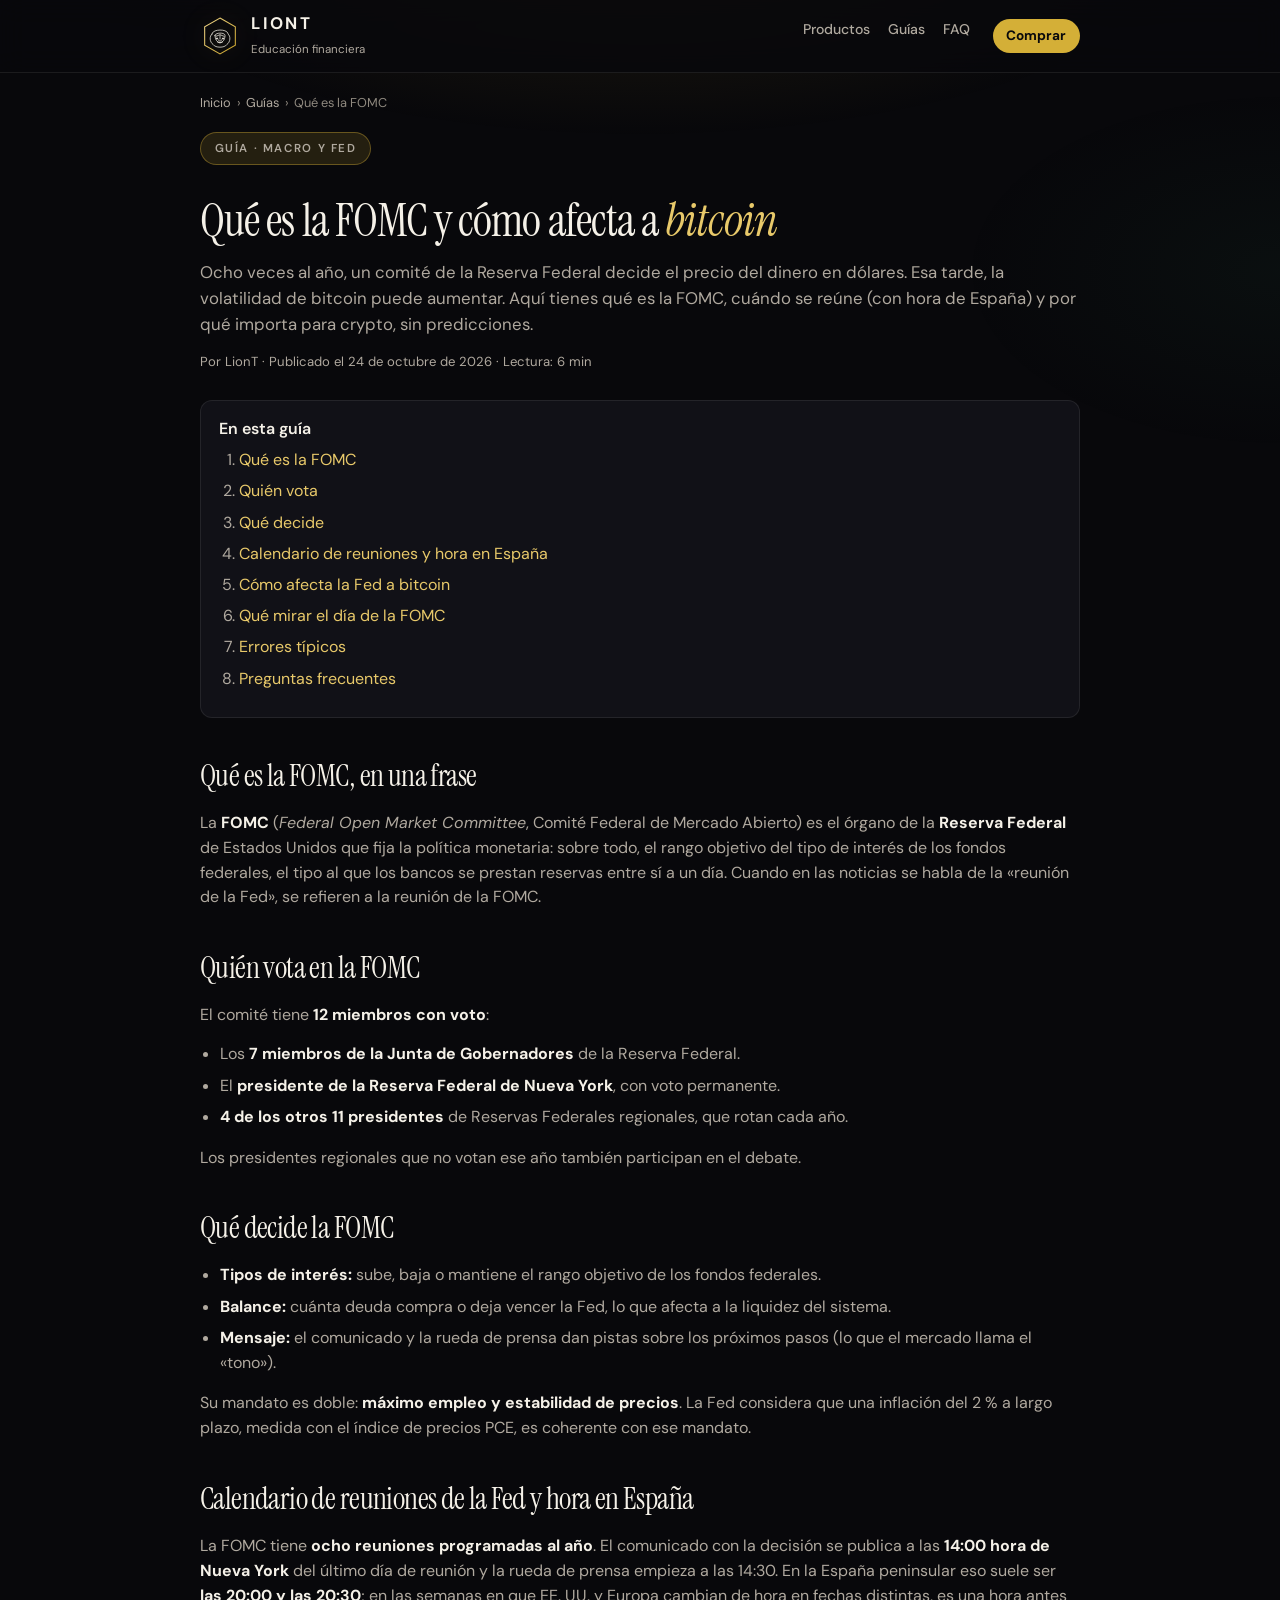
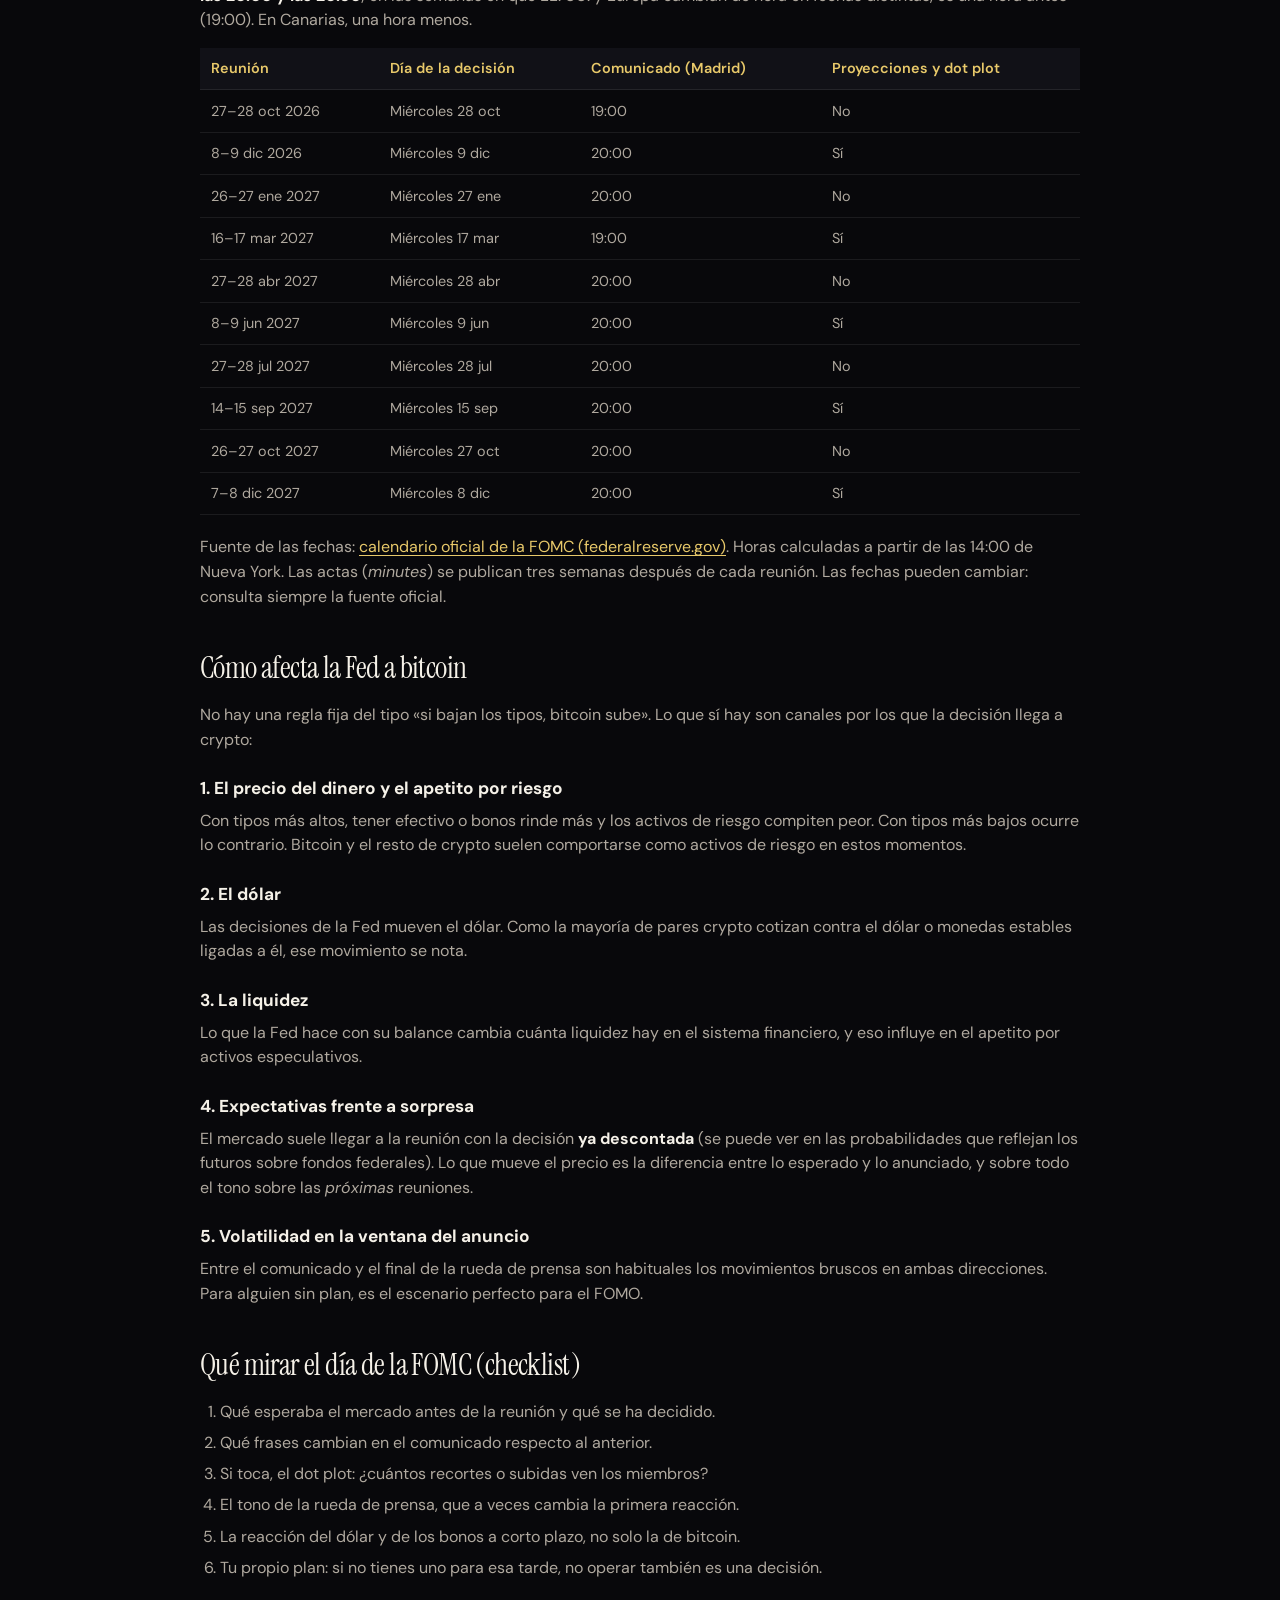
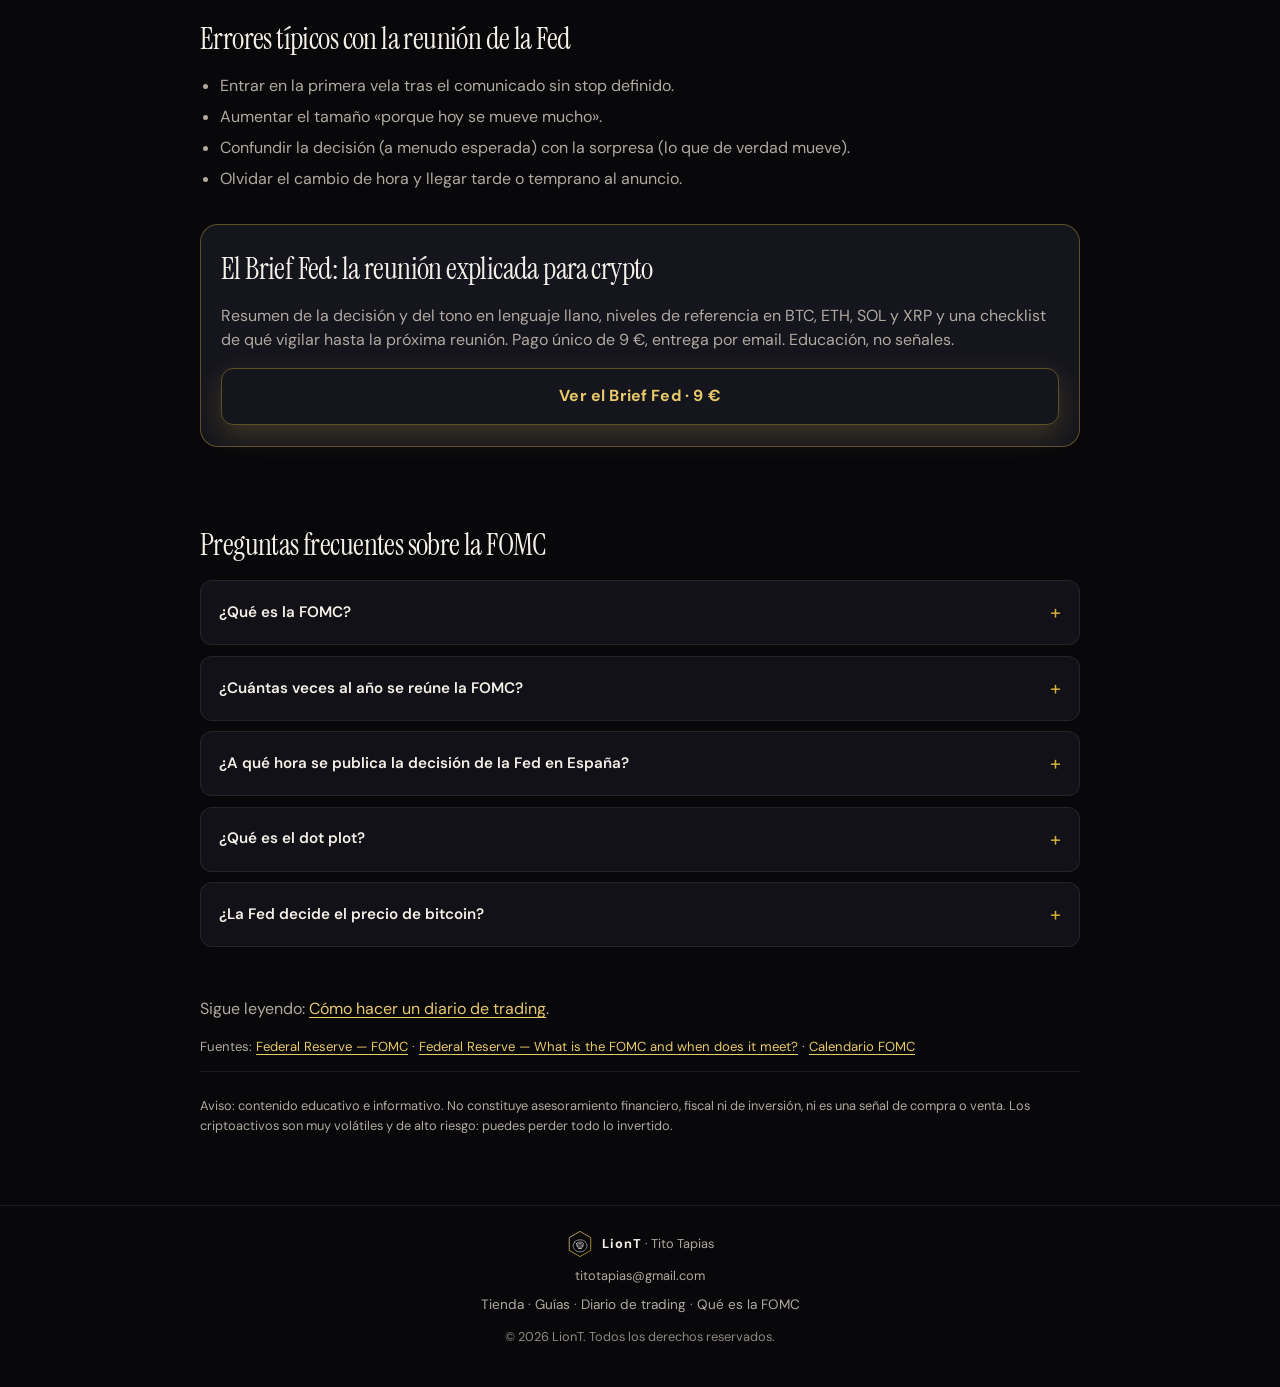
<file: guias/que-es-la-fomc-bitcoin/index.html>
<!DOCTYPE html>
<html lang="es-ES">
<head>
  <meta charset="utf-8" />
  <meta name="viewport" content="width=device-width, initial-scale=1" />
  <title>Qué es la FOMC y cómo afecta a bitcoin (hora España) | LionT</title>
  <meta name="description" content="Qué es la FOMC, quién vota, calendario de reuniones de la Fed 2026-2027 con hora de España y por qué la decisión de tipos mueve a bitcoin." />
  <link rel="canonical" href="https://titotapias-design.github.io/liont-shop/guias/que-es-la-fomc-bitcoin/" />
  <meta name="robots" content="index, follow, max-image-preview:large" />
  <meta property="og:type" content="article" />
  <meta property="og:locale" content="es_ES" />
  <meta property="og:site_name" content="LionT" />
  <meta property="og:url" content="https://titotapias-design.github.io/liont-shop/guias/que-es-la-fomc-bitcoin/" />
  <meta property="og:title" content="Qué es la FOMC y cómo afecta a bitcoin (hora España) | LionT" />
  <meta property="og:description" content="Qué es la FOMC, quién vota, calendario de reuniones de la Fed 2026-2027 con hora de España y por qué la decisión de tipos mueve a bitcoin." />
  <meta property="og:image" content="https://titotapias-design.github.io/liont-shop/assets/og-liont-1200x630.jpg" />
  <meta property="og:image:width" content="1200" />
  <meta property="og:image:height" content="630" />
  <meta name="twitter:card" content="summary_large_image" />
  <meta name="twitter:title" content="Qué es la FOMC y cómo afecta a bitcoin (hora España) | LionT" />
  <meta name="twitter:description" content="Qué es la FOMC, quién vota, calendario de reuniones de la Fed 2026-2027 con hora de España y por qué la decisión de tipos mueve a bitcoin." />
  <meta name="twitter:image" content="https://titotapias-design.github.io/liont-shop/assets/og-liont-1200x630.jpg" />
  <link rel="icon" href="../../assets/liont-logo.svg" type="image/svg+xml" />
  <meta name="theme-color" content="#0a0a0c" />
  <link rel="preconnect" href="https://fonts.googleapis.com" />
  <link rel="preconnect" href="https://fonts.gstatic.com" crossorigin />
  <link rel="preload" as="style" href="https://fonts.googleapis.com/css2?family=DM+Sans:ital,opsz,wght@0,9..40,400;0,9..40,500;0,9..40,600;0,9..40,700;1,9..40,400&family=Instrument+Serif:ital@0;1&display=swap" />
  <link rel="stylesheet" href="https://fonts.googleapis.com/css2?family=DM+Sans:ital,opsz,wght@0,9..40,400;0,9..40,500;0,9..40,600;0,9..40,700;1,9..40,400&family=Instrument+Serif:ital@0;1&display=swap" media="print" onload="this.media='all'" />
  <noscript><link rel="stylesheet" href="https://fonts.googleapis.com/css2?family=DM+Sans:ital,opsz,wght@0,9..40,400;0,9..40,500;0,9..40,600;0,9..40,700;1,9..40,400&family=Instrument+Serif:ital@0;1&display=swap" /></noscript>
  <link rel="stylesheet" href="../../styles.css" />
<script type="application/ld+json">
{
  "@context": "https://schema.org",
  "@type": "Article",
  "@id": "https://titotapias-design.github.io/liont-shop/guias/que-es-la-fomc-bitcoin/#article",
  "mainEntityOfPage": "https://titotapias-design.github.io/liont-shop/guias/que-es-la-fomc-bitcoin/",
  "headline": "Qué es la FOMC y cómo afecta a bitcoin",
  "description": "Qué es la FOMC, quién vota, calendario de reuniones de la Fed 2026-2027 con hora de España y por qué la decisión de tipos mueve a bitcoin.",
  "inLanguage": "es-ES",
  "datePublished": "2026-10-24",
  "dateModified": "2026-10-24",
  "image": "https://titotapias-design.github.io/liont-shop/assets/og-liont-1200x630.jpg",
  "keywords": "qué es la FOMC, reunión de la Fed, próxima reunión de la Fed, hora FOMC España, Fed bitcoin, tipos de interés Fed",
  "author": {
    "@type": "Organization",
    "@id": "https://titotapias-design.github.io/liont-shop/#org",
    "name": "LionT",
    "url": "https://titotapias-design.github.io/liont-shop/"
  },
  "publisher": {
    "@type": "Organization",
    "@id": "https://titotapias-design.github.io/liont-shop/#org",
    "name": "LionT",
    "logo": {
      "@type": "ImageObject",
      "url": "https://titotapias-design.github.io/liont-shop/assets/liont-logo.svg"
    }
  }
}
</script>
<script type="application/ld+json">
{
  "@context": "https://schema.org",
  "@type": "BreadcrumbList",
  "itemListElement": [
    {
      "@type": "ListItem",
      "position": 1,
      "name": "Inicio",
      "item": "https://titotapias-design.github.io/liont-shop/"
    },
    {
      "@type": "ListItem",
      "position": 2,
      "name": "Guías",
      "item": "https://titotapias-design.github.io/liont-shop/guias/"
    },
    {
      "@type": "ListItem",
      "position": 3,
      "name": "Qué es la FOMC y cómo afecta a bitcoin",
      "item": "https://titotapias-design.github.io/liont-shop/guias/que-es-la-fomc-bitcoin/"
    }
  ]
}
</script>
<script type="application/ld+json">
{
  "@context": "https://schema.org",
  "@type": "FAQPage",
  "@id": "https://titotapias-design.github.io/liont-shop/guias/que-es-la-fomc-bitcoin/#faq",
  "mainEntity": [
    {
      "@type": "Question",
      "name": "¿Qué es la FOMC?",
      "acceptedAnswer": {
        "@type": "Answer",
        "text": "Es el Comité Federal de Mercado Abierto de la Reserva Federal de EE. UU. Decide el rango objetivo de los tipos de interés de los fondos federales y otras herramientas de política monetaria."
      }
    },
    {
      "@type": "Question",
      "name": "¿Cuántas veces al año se reúne la FOMC?",
      "acceptedAnswer": {
        "@type": "Answer",
        "text": "Ocho reuniones programadas al año, de uno o dos días. Puede convocar reuniones extraordinarias si lo considera necesario."
      }
    },
    {
      "@type": "Question",
      "name": "¿A qué hora se publica la decisión de la Fed en España?",
      "acceptedAnswer": {
        "@type": "Answer",
        "text": "El comunicado sale a las 14:00 de Nueva York, normalmente las 20:00 en la España peninsular, y la rueda de prensa empieza 30 minutos después. En las semanas en que EE. UU. y Europa cambian de hora en fechas distintas es a las 19:00, como el 28 de octubre de 2026."
      }
    },
    {
      "@type": "Question",
      "name": "¿Qué es el dot plot?",
      "acceptedAnswer": {
        "@type": "Answer",
        "text": "Es el gráfico de puntos de las proyecciones económicas (SEP): cada miembro indica dónde cree que estarán los tipos en los próximos años. Se publica en cuatro reuniones al año."
      }
    },
    {
      "@type": "Question",
      "name": "¿La Fed decide el precio de bitcoin?",
      "acceptedAnswer": {
        "@type": "Answer",
        "text": "No. La Fed fija la política monetaria de EE. UU.; bitcoin reacciona a muchas cosas. Las decisiones de tipos influyen en el dólar, la liquidez y el apetito por riesgo, pero no hay una relación fija ni garantizada."
      }
    }
  ]
}
</script>
</head>
<body>
  <a class="skip-link" href="#contenido">Saltar al contenido</a>

  <header class="site-header">
    <div class="wrap header-inner">
      <a class="brand" href="../../">
        <img class="brand-logo" src="../../assets/liont-logo.svg" width="44" height="44" alt="LionT" />
        <div class="brand-text">
          <strong>LionT</strong>
          <span>Educación financiera</span>
        </div>
      </a>
      <nav class="nav" aria-label="Principal">
        <a href="../../#productos">Productos</a>
        <a href="../../guias/">Guías</a>
        <a href="../../#faq">FAQ</a>
        <a class="header-cta" href="../../#productos">Comprar</a>
      </nav>
    </div>
  </header>
  <nav class="breadcrumbs wrap" aria-label="Migas de pan"><ol><li><a href="../../">Inicio</a></li><li><a href="../../guias/">Guías</a></li><li aria-current="page">Qué es la FOMC</li></ol></nav>

  <main id="contenido" class="guide wrap">
    <article>
      <header class="guide-head">
        <p class="hero-kicker">Guía · macro y Fed</p>
        <h1>Qué es la FOMC y cómo afecta a <em>bitcoin</em></h1>
        <p class="guide-lead">
          Ocho veces al año, un comité de la Reserva Federal decide el precio del dinero en dólares. Esa tarde, la volatilidad
          de bitcoin puede aumentar. Aquí tienes qué es la FOMC, cuándo se reúne (con hora de España) y por qué
          importa para crypto, sin predicciones.
        </p>
        <p class="guide-meta">Por LionT · Publicado el 24 de octubre de 2026 · Lectura: 6 min</p>
      </header>

      <nav class="toc" aria-label="Índice">
        <p>En esta guía</p>
        <ol>
          <li><a href="#que-es">Qué es la FOMC</a></li>
          <li><a href="#quien-vota">Quién vota</a></li>
          <li><a href="#que-decide">Qué decide</a></li>
          <li><a href="#calendario">Calendario de reuniones y hora en España</a></li>
          <li><a href="#bitcoin">Cómo afecta la Fed a bitcoin</a></li>
          <li><a href="#dia-fomc">Qué mirar el día de la FOMC</a></li>
          <li><a href="#errores">Errores típicos</a></li>
          <li><a href="#faq">Preguntas frecuentes</a></li>
        </ol>
      </nav>

      <h2 id="que-es">Qué es la FOMC, en una frase</h2>
      <p>
        La <strong>FOMC</strong> (<em>Federal Open Market Committee</em>, Comité Federal de Mercado Abierto) es el órgano
        de la <strong>Reserva Federal</strong> de Estados Unidos que fija la política monetaria: sobre todo, el rango objetivo
        del tipo de interés de los fondos federales, el tipo al que los bancos se prestan reservas entre sí a un día.
        Cuando en las noticias se habla de la «reunión de la Fed», se refieren a la reunión de la FOMC.
      </p>

      <h2 id="quien-vota">Quién vota en la FOMC</h2>
      <p>El comité tiene <strong>12 miembros con voto</strong>:</p>
      <ul>
        <li>Los <strong>7 miembros de la Junta de Gobernadores</strong> de la Reserva Federal.</li>
        <li>El <strong>presidente de la Reserva Federal de Nueva York</strong>, con voto permanente.</li>
        <li><strong>4 de los otros 11 presidentes</strong> de Reservas Federales regionales, que rotan cada año.</li>
      </ul>
      <p>Los presidentes regionales que no votan ese año también participan en el debate.</p>

      <h2 id="que-decide">Qué decide la FOMC</h2>
      <ul>
        <li><strong>Tipos de interés:</strong> sube, baja o mantiene el rango objetivo de los fondos federales.</li>
        <li><strong>Balance:</strong> cuánta deuda compra o deja vencer la Fed, lo que afecta a la liquidez del sistema.</li>
        <li><strong>Mensaje:</strong> el comunicado y la rueda de prensa dan pistas sobre los próximos pasos (lo que el mercado llama el «tono»).</li>
      </ul>
      <p>
        Su mandato es doble: <strong>máximo empleo y estabilidad de precios</strong>. La Fed considera que una inflación
        del 2 % a largo plazo, medida con el índice de precios PCE, es coherente con ese mandato.
      </p>

      <h2 id="calendario">Calendario de reuniones de la Fed y hora en España</h2>
      <p>
        La FOMC tiene <strong>ocho reuniones programadas al año</strong>. El comunicado con la decisión se publica a las
        <strong>14:00 hora de Nueva York</strong> del último día de reunión y la rueda de prensa empieza a las 14:30.
        En la España peninsular eso suele ser <strong>las 20:00 y las 20:30</strong>; en las semanas en que EE. UU. y Europa
        cambian de hora en fechas distintas, es una hora antes (19:00). En Canarias, una hora menos.
      </p>
      <p class="table-hint" aria-hidden="true">Desliza la tabla hacia la izquierda para ver todas las columnas →</p>
      <div class="table-wrap" role="region" aria-label="Calendario de reuniones de la FOMC con hora de Madrid" tabindex="0">
        <table>
          <thead><tr><th>Reunión</th><th>Día de la decisión</th><th>Comunicado (Madrid)</th><th>Proyecciones y dot plot</th></tr></thead>
          <tbody>
            <tr><td>27–28 oct 2026</td><td>Miércoles 28 oct</td><td>19:00</td><td>No</td></tr>
            <tr><td>8–9 dic 2026</td><td>Miércoles 9 dic</td><td>20:00</td><td>Sí</td></tr>
            <tr><td>26–27 ene 2027</td><td>Miércoles 27 ene</td><td>20:00</td><td>No</td></tr>
            <tr><td>16–17 mar 2027</td><td>Miércoles 17 mar</td><td>19:00</td><td>Sí</td></tr>
            <tr><td>27–28 abr 2027</td><td>Miércoles 28 abr</td><td>20:00</td><td>No</td></tr>
            <tr><td>8–9 jun 2027</td><td>Miércoles 9 jun</td><td>20:00</td><td>Sí</td></tr>
            <tr><td>27–28 jul 2027</td><td>Miércoles 28 jul</td><td>20:00</td><td>No</td></tr>
            <tr><td>14–15 sep 2027</td><td>Miércoles 15 sep</td><td>20:00</td><td>Sí</td></tr>
            <tr><td>26–27 oct 2027</td><td>Miércoles 27 oct</td><td>20:00</td><td>No</td></tr>
            <tr><td>7–8 dic 2027</td><td>Miércoles 8 dic</td><td>20:00</td><td>Sí</td></tr>
          </tbody>
        </table>
      </div>
      <p>
        Fuente de las fechas: <a href="https://www.federalreserve.gov/monetarypolicy/fomccalendars.htm" rel="noopener" target="_blank">calendario oficial de la FOMC (federalreserve.gov)</a>.
        Horas calculadas a partir de las 14:00 de Nueva York. Las actas (<em>minutes</em>) se publican tres semanas después de cada reunión.
        Las fechas pueden cambiar: consulta siempre la fuente oficial.
      </p>

      <h2 id="bitcoin">Cómo afecta la Fed a bitcoin</h2>
      <p>No hay una regla fija del tipo «si bajan los tipos, bitcoin sube». Lo que sí hay son canales por los que la decisión llega a crypto:</p>
      <h3>1. El precio del dinero y el apetito por riesgo</h3>
      <p>
        Con tipos más altos, tener efectivo o bonos rinde más y los activos de riesgo compiten peor. Con tipos más bajos ocurre
        lo contrario. Bitcoin y el resto de crypto suelen comportarse como activos de riesgo en estos momentos.
      </p>
      <h3>2. El dólar</h3>
      <p>Las decisiones de la Fed mueven el dólar. Como la mayoría de pares crypto cotizan contra el dólar o monedas estables ligadas a él, ese movimiento se nota.</p>
      <h3>3. La liquidez</h3>
      <p>Lo que la Fed hace con su balance cambia cuánta liquidez hay en el sistema financiero, y eso influye en el apetito por activos especulativos.</p>
      <h3>4. Expectativas frente a sorpresa</h3>
      <p>
        El mercado suele llegar a la reunión con la decisión <strong>ya descontada</strong> (se puede ver en las probabilidades
        que reflejan los futuros sobre fondos federales). Lo que mueve el precio es la diferencia entre lo esperado y lo
        anunciado, y sobre todo el tono sobre las <em>próximas</em> reuniones.
      </p>
      <h3>5. Volatilidad en la ventana del anuncio</h3>
      <p>
        Entre el comunicado y el final de la rueda de prensa son habituales los movimientos bruscos en ambas direcciones.
        Para alguien sin plan, es el escenario perfecto para el FOMO.
      </p>

      <h2 id="dia-fomc">Qué mirar el día de la FOMC (checklist)</h2>
      <ol>
        <li>Qué esperaba el mercado antes de la reunión y qué se ha decidido.</li>
        <li>Qué frases cambian en el comunicado respecto al anterior.</li>
        <li>Si toca, el dot plot: ¿cuántos recortes o subidas ven los miembros?</li>
        <li>El tono de la rueda de prensa, que a veces cambia la primera reacción.</li>
        <li>La reacción del dólar y de los bonos a corto plazo, no solo la de bitcoin.</li>
        <li>Tu propio plan: si no tienes uno para esa tarde, no operar también es una decisión.</li>
      </ol>

      <h2 id="errores">Errores típicos con la reunión de la Fed</h2>
      <ul>
        <li>Entrar en la primera vela tras el comunicado sin stop definido.</li>
        <li>Aumentar el tamaño «porque hoy se mueve mucho».</li>
        <li>Confundir la decisión (a menudo esperada) con la sorpresa (lo que de verdad mueve).</li>
        <li>Olvidar el cambio de hora y llegar tarde o temprano al anuncio.</li>
      </ul>

      <section class="guide-cta" aria-labelledby="cta-fed">
        <h2 id="cta-fed">El Brief Fed: la reunión explicada para crypto</h2>
        <p>
          Resumen de la decisión y del tono en lenguaje llano, niveles de referencia en BTC, ETH, SOL y XRP y una checklist de
          qué vigilar hasta la próxima reunión. Pago único de 9 €, entrega por email. Educación, no señales.
        </p>
        <a class="cta cta-secondary" href="../../#brief-fed">Ver el Brief Fed · 9&nbsp;€</a>
      </section>

      <section class="faq" id="faq" aria-labelledby="faq-title">
        <h2 id="faq-title">Preguntas frecuentes sobre la FOMC</h2>
      <details>
        <summary>¿Qué es la FOMC?</summary>
        <div class="answer">Es el Comité Federal de Mercado Abierto de la Reserva Federal de EE. UU. Decide el rango objetivo de los tipos de interés de los fondos federales y otras herramientas de política monetaria.</div>
      </details>
      <details>
        <summary>¿Cuántas veces al año se reúne la FOMC?</summary>
        <div class="answer">Ocho reuniones programadas al año, de uno o dos días. Puede convocar reuniones extraordinarias si lo considera necesario.</div>
      </details>
      <details>
        <summary>¿A qué hora se publica la decisión de la Fed en España?</summary>
        <div class="answer">El comunicado sale a las 14:00 de Nueva York, normalmente las 20:00 en la España peninsular, y la rueda de prensa empieza 30 minutos después. En las semanas en que EE. UU. y Europa cambian de hora en fechas distintas es a las 19:00, como el 28 de octubre de 2026.</div>
      </details>
      <details>
        <summary>¿Qué es el dot plot?</summary>
        <div class="answer">Es el gráfico de puntos de las proyecciones económicas (SEP): cada miembro indica dónde cree que estarán los tipos en los próximos años. Se publica en cuatro reuniones al año.</div>
      </details>
      <details>
        <summary>¿La Fed decide el precio de bitcoin?</summary>
        <div class="answer">No. La Fed fija la política monetaria de EE. UU.; bitcoin reacciona a muchas cosas. Las decisiones de tipos influyen en el dólar, la liquidez y el apetito por riesgo, pero no hay una relación fija ni garantizada.</div>
      </details>
      </section>

      <p>Sigue leyendo: <a href="../../guias/diario-de-trading/">Cómo hacer un diario de trading</a>.</p>
      <p class="guide-meta">
        Fuentes: <a href="https://www.federalreserve.gov/monetarypolicy/fomc.htm" rel="noopener" target="_blank">Federal Reserve — FOMC</a> ·
        <a href="https://www.federalreserve.gov/faqs/about_12844.htm" rel="noopener" target="_blank">Federal Reserve — What is the FOMC and when does it meet?</a> ·
        <a href="https://www.federalreserve.gov/monetarypolicy/fomccalendars.htm" rel="noopener" target="_blank">Calendario FOMC</a>
      </p>
    </article>
    <p class="disclaimer">
      Aviso: contenido educativo e informativo. No constituye asesoramiento financiero, fiscal ni de inversión,
      ni es una señal de compra o venta. Los criptoactivos son muy volátiles y de alto riesgo: puedes perder todo lo invertido.
    </p>
  </main>

  <footer class="site-footer">
    <div class="wrap footer-inner">
      <div class="footer-brand">
        <img src="../../assets/liont-logo.svg" width="32" height="32" alt="" />
        <span><strong>LionT</strong> · Tito Tapias</span>
      </div>
      <p>
        <a href="mailto:titotapias@gmail.com">titotapias@gmail.com</a>
      </p>
      <p class="footer-links">
        <a href="../../">Tienda</a> ·
        <a href="../../guias/">Guías</a> ·
        <a href="../../guias/diario-de-trading/">Diario de trading</a> ·
        <a href="../../guias/que-es-la-fomc-bitcoin/">Qué es la FOMC</a>
      </p>
      <p class="footer-copy">© <span id="y"></span> LionT. Todos los derechos reservados.</p>
    </div>
  </footer>
  <script>document.getElementById("y").textContent = new Date().getFullYear();</script>
</body>
</html>
</file>
<file: styles.css>
/* LionT Shop — premium brand, mobile-first, warm dark */
/* v2 (P1-3): fallbacks métricamente ajustados para evitar CLS al cargar las webfonts
   (size-adjust/ascent-override calculados con fontTools sobre DM Sans e Instrument Serif vs Arial/Liberation) */
@font-face {
  font-family: "DM Sans Fallback";
  src: local("Arial"), local("ArialMT"), local("Liberation Sans"), local("LiberationSans"), local("Helvetica");
  size-adjust: 103.4%;
  ascent-override: 95.93%;
  descent-override: 29.98%;
  line-gap-override: 0%;
}
@font-face {
  font-family: "Instrument Serif Fallback";
  src: local("Times New Roman"), local("TimesNewRomanPSMT"), local("Liberation Serif"), local("LiberationSerif"), local("Times");
  size-adjust: 83.94%;
  ascent-override: 117.95%;
  descent-override: 36.93%;
  line-gap-override: 0%;
}

:root {
  --bg: #08080b;
  --bg-elevated: #111117;
  --bg-card: #15151d;
  --border: rgba(255, 255, 255, 0.08);
  --border-strong: rgba(212, 175, 55, 0.38);
  --text: #f5f1e8;
  --text-muted: #b0a99f;
  --text-dim: #8f897f; /* antes #736e66: contraste 3,6:1 → ~5,2:1 (WCAG AA) */
  --gold: #d4af37;
  --gold-soft: #e8c96a;
  --gold-dim: rgba(212, 175, 55, 0.14);
  --green: #3d9a6a;
  --green-soft: #5cbf88;
  --radius: 18px;
  --radius-sm: 12px;
  --shadow: 0 24px 60px rgba(0, 0, 0, 0.5);
  --font: "DM Sans", "DM Sans Fallback", "Segoe UI", system-ui, -apple-system, sans-serif;
  --serif: "Instrument Serif", "Instrument Serif Fallback", Georgia, "Times New Roman", serif;
  --max: 880px;
  --header-h: 4rem;
}

*, *::before, *::after { box-sizing: border-box; margin: 0; padding: 0; }

html { scroll-behavior: smooth; }

body {
  font-family: var(--font);
  background: var(--bg);
  color: var(--text);
  line-height: 1.55;
  -webkit-font-smoothing: antialiased;
  min-height: 100vh;
}

body::before {
  content: "";
  position: fixed;
  inset: 0;
  background:
    radial-gradient(ellipse 90% 55% at 50% -15%, rgba(212, 175, 55, 0.16), transparent 55%),
    radial-gradient(ellipse 50% 40% at 100% 30%, rgba(61, 154, 106, 0.05), transparent 50%);
  pointer-events: none;
  z-index: 0;
}

img { display: block; max-width: 100%; height: auto; }

a { color: var(--gold-soft); text-decoration: none; }
a:hover { text-decoration: underline; text-underline-offset: 3px; }

:focus-visible {
  outline: 2px solid var(--gold);
  outline-offset: 3px;
}

.skip-link {
  position: absolute;
  left: -9999px;
  top: 0;
  background: var(--gold);
  color: #0a0a0c;
  padding: 0.6rem 1rem;
  z-index: 100;
  font-weight: 700;
}
.skip-link:focus { left: 1rem; top: 1rem; }

.wrap {
  position: relative;
  z-index: 1;
  width: min(100% - 2rem, var(--max));
  margin-inline: auto;
}

/* Header */
.site-header {
  position: sticky;
  top: 0;
  z-index: 20;
  backdrop-filter: blur(14px);
  background: rgba(8, 8, 11, 0.82);
  border-bottom: 1px solid var(--border);
}

.header-inner {
  min-height: var(--header-h);
  display: flex;
  align-items: center;
  justify-content: space-between;
  gap: 1rem;
  padding: 0.65rem 0;
}

.brand {
  display: flex;
  align-items: center;
  gap: 0.7rem;
  text-decoration: none;
  color: var(--text);
}
.brand:hover { text-decoration: none; }

.brand-logo {
  width: 40px;
  height: 40px;
  flex-shrink: 0;
  filter: drop-shadow(0 0 12px rgba(212, 175, 55, 0.25));
}

.brand-text strong {
  display: block;
  font-size: 1.05rem;
  letter-spacing: 0.14em;
  text-transform: uppercase;
  font-weight: 700;
}

.brand-text span {
  font-size: 0.72rem;
  color: var(--text-muted);
}

.nav {
  display: none;
  gap: 1.1rem;
  font-size: 0.88rem;
}
.nav a {
  color: var(--text-muted);
  text-decoration: none;
  font-weight: 500;
}
.nav a:hover { color: var(--gold-soft); }

@media (min-width: 640px) {
  .nav { display: flex; }
}

/* Hero */
.hero {
  position: relative;
  z-index: 1;
  isolation: isolate;
  overflow: hidden;
  padding: 0 0 2.5rem;
}

.hero-media {
  position: absolute;
  inset: 0;
  z-index: -1;
}
.hero-media img {
  width: 100%;
  height: 100%;
  object-fit: cover;
  object-position: center 40%;
}
.hero-shade {
  position: absolute;
  inset: 0;
  background:
    linear-gradient(180deg, rgba(8,8,11,0.55) 0%, rgba(8,8,11,0.78) 45%, var(--bg) 100%),
    linear-gradient(90deg, rgba(8,8,11,0.55), transparent 40%, rgba(8,8,11,0.35));
}

.hero-copy {
  padding: 3.25rem 0 1rem;
  max-width: 40rem;
}

.hero-kicker {
  display: inline-block;
  font-size: 0.72rem;
  font-weight: 600;
  letter-spacing: 0.14em;
  text-transform: uppercase;
  color: var(--gold);
  background: var(--gold-dim);
  border: 1px solid var(--border-strong);
  padding: 0.4rem 0.85rem;
  border-radius: 999px;
  margin-bottom: 1.15rem;
}

.hero h1 {
  font-family: var(--serif);
  font-size: clamp(2rem, 6.5vw, 3.1rem);
  font-weight: 400;
  letter-spacing: -0.02em;
  line-height: 1.15;
  margin-bottom: 1rem;
}

.hero h1 em {
  font-style: italic;
  color: var(--gold-soft);
}

.hero-lead {
  color: var(--text-muted);
  font-size: 1.05rem;
  max-width: 34rem;
  margin-bottom: 1.5rem;
}

.hero-actions {
  display: flex;
  flex-wrap: wrap;
  gap: 0.75rem;
  margin-bottom: 1.5rem;
}

.hero-actions .cta {
  width: auto;
  min-width: 10rem;
  padding: 0.85rem 1.25rem;
}

.trust-row {
  display: flex;
  flex-wrap: wrap;
  gap: 0.55rem;
  list-style: none;
}

.trust-row li {
  font-size: 0.78rem;
  color: var(--text-muted);
  background: rgba(17, 17, 23, 0.85);
  border: 1px solid var(--border);
  padding: 0.4rem 0.7rem;
  border-radius: 999px;
}

.trust-row li::before {
  content: "✓ ";
  color: var(--green-soft);
  font-weight: 700;
}

/* Brand strip */
.brand-strip {
  display: grid;
  grid-template-columns: repeat(4, 1fr);
  gap: 0.65rem;
  padding: 0.5rem 0 2rem;
}

.brand-strip img {
  width: 100%;
  aspect-ratio: 1;
  object-fit: cover;
  border-radius: var(--radius-sm);
  border: 1px solid var(--border);
  transition: transform 0.2s ease, box-shadow 0.2s ease;
}

@media (hover: hover) {
  .brand-strip img:hover {
    transform: translateY(-2px);
    box-shadow: 0 12px 28px rgba(0,0,0,0.4);
  }
}

/* Section heads */
.section-head {
  margin-bottom: 1.25rem;
}
.section-head h2 {
  font-family: var(--serif);
  font-size: clamp(1.55rem, 4vw, 2rem);
  font-weight: 400;
  letter-spacing: -0.02em;
  margin-bottom: 0.35rem;
}
.section-head p {
  color: var(--text-muted);
  font-size: 0.98rem;
}

/* Products */
.products {
  padding: 0.5rem 0 2.5rem;
  display: grid;
  gap: 1.5rem;
}

.product {
  background: var(--bg-card);
  border: 1px solid var(--border);
  border-radius: var(--radius);
  overflow: hidden;
  box-shadow: var(--shadow);
}

.product-visual img {
  width: 100%;
  aspect-ratio: 16 / 10;
  object-fit: cover;
}

.product-body {
  padding: 1.35rem 1.25rem 1.35rem;
}

.product-top {
  display: flex;
  align-items: flex-start;
  justify-content: space-between;
  gap: 1rem;
  margin-bottom: 0.85rem;
}

.product-label {
  font-size: 0.7rem;
  text-transform: uppercase;
  letter-spacing: 0.1em;
  color: var(--gold);
  font-weight: 600;
  margin-bottom: 0.3rem;
}

.product h3 {
  font-size: 1.4rem;
  letter-spacing: -0.02em;
  font-weight: 700;
}

.price { text-align: right; flex-shrink: 0; }
.price strong {
  display: block;
  font-size: 1.85rem;
  color: var(--gold-soft);
  letter-spacing: -0.03em;
  line-height: 1;
}
.price span {
  font-size: 0.75rem;
  color: var(--text-dim);
}

.product-desc {
  color: var(--text-muted);
  font-size: 0.96rem;
  margin-bottom: 1.1rem;
}
.product-desc em {
  font-style: italic;
  color: var(--text);
}

.includes {
  list-style: none;
  margin-bottom: 1.15rem;
  display: grid;
  gap: 0.7rem;
}

.includes li {
  display: grid;
  grid-template-columns: 1.35rem 1fr;
  gap: 0.5rem;
  font-size: 0.92rem;
}

.includes li .ico {
  color: var(--green-soft);
  font-weight: 700;
  line-height: 1.4;
}

.includes li small {
  display: block;
  color: var(--text-dim);
  font-size: 0.8rem;
  margin-top: 0.12rem;
}

.note {
  font-size: 0.8rem;
  color: var(--text-dim);
  margin-bottom: 1.15rem;
  padding: 0.75rem 0.85rem;
  background: rgba(255, 255, 255, 0.03);
  border-radius: var(--radius-sm);
  border-left: 3px solid var(--border-strong);
}

/* CTAs */
.cta {
  display: flex;
  align-items: center;
  justify-content: center;
  width: 100%;
  padding: 0.95rem 1.25rem;
  border-radius: 12px;
  font-weight: 700;
  font-size: 1rem;
  letter-spacing: 0.01em;
  border: none;
  cursor: pointer;
  text-decoration: none;
  transition: transform 0.15s ease, box-shadow 0.15s ease, background 0.15s ease;
}

.cta:hover { text-decoration: none; transform: translateY(-1px); }

.cta-primary {
  background: linear-gradient(180deg, var(--gold-soft), var(--gold));
  color: #0a0a0c;
  box-shadow: 0 8px 28px rgba(212, 175, 55, 0.28);
}
.cta-primary:hover {
  box-shadow: 0 12px 32px rgba(212, 175, 55, 0.4);
}

.cta-secondary {
  background: transparent;
  color: var(--gold-soft);
  border: 1px solid var(--border-strong);
}
.cta-secondary:hover { background: var(--gold-dim); }

.cta-ghost {
  background: rgba(255,255,255,0.04);
  color: var(--text);
  border: 1px solid var(--border);
}
.cta-ghost:hover { border-color: var(--border-strong); color: var(--gold-soft); }

.cta-hint {
  text-align: center;
  font-size: 0.75rem;
  color: var(--text-dim);
  margin-top: 0.65rem;
}

/* How it works */
.section { padding: 2rem 0; }

.steps {
  list-style: none;
  display: grid;
  gap: 0.85rem;
  counter-reset: step;
}

.steps li {
  counter-increment: step;
  background: var(--bg-elevated);
  border: 1px solid var(--border);
  border-radius: var(--radius-sm);
  padding: 1.05rem 1.05rem 1.05rem 3.4rem;
  position: relative;
}

.steps li::before {
  content: counter(step);
  position: absolute;
  left: 1rem;
  top: 1.05rem;
  width: 1.7rem;
  height: 1.7rem;
  border-radius: 50%;
  background: var(--gold-dim);
  color: var(--gold);
  font-weight: 700;
  font-size: 0.85rem;
  display: grid;
  place-items: center;
}

.steps li strong {
  display: block;
  color: var(--text);
  margin-bottom: 0.2rem;
}
.steps li span {
  color: var(--text-muted);
  font-size: 0.92rem;
}

/* Trust panel */
.trust-panel {
  display: grid;
  gap: 1.25rem;
  background: var(--bg-card);
  border: 1px solid var(--border);
  border-radius: var(--radius);
  padding: 1.5rem 1.25rem;
}

.trust-panel h2 {
  font-family: var(--serif);
  font-size: 1.55rem;
  font-weight: 400;
  margin-bottom: 0.85rem;
}

.trust-list {
  list-style: none;
  display: grid;
  gap: 0.65rem;
}
.trust-list li {
  color: var(--text-muted);
  font-size: 0.95rem;
  padding-left: 0.15rem;
}
.trust-list strong { color: var(--text); }

.seller-card {
  background: var(--bg-elevated);
  border: 1px solid var(--border);
  border-radius: var(--radius-sm);
  padding: 1.15rem;
  text-align: center;
}

.seller-mark {
  margin: 0 auto 0.65rem;
  width: 52px;
  height: 52px;
}

.seller-brand {
  font-size: 1.05rem;
  letter-spacing: 0.16em;
  text-transform: uppercase;
  font-weight: 700;
  margin-bottom: 0.35rem;
}

.seller-meta {
  color: var(--text-muted);
  font-size: 0.88rem;
  margin-bottom: 0.75rem;
}

.seller-links {
  font-size: 0.85rem;
  color: var(--text-dim);
  line-height: 1.7;
}

@media (min-width: 720px) {
  .trust-panel {
    grid-template-columns: 1.3fr 0.9fr;
    align-items: center;
    padding: 1.75rem;
  }
  .seller-card { text-align: left; }
  .seller-mark { margin: 0 0 0.65rem; }
}

/* FAQ */
.faq { padding: 1rem 0 2.5rem; }

details {
  border: 1px solid var(--border);
  border-radius: var(--radius-sm);
  background: var(--bg-elevated);
  margin-bottom: 0.65rem;
  overflow: hidden;
}

summary {
  cursor: pointer;
  padding: 1rem 1.1rem;
  font-weight: 600;
  font-size: 0.95rem;
  list-style: none;
  display: flex;
  justify-content: space-between;
  align-items: center;
  gap: 1rem;
}
summary::-webkit-details-marker { display: none; }
summary::after {
  content: "+";
  color: var(--gold);
  font-size: 1.25rem;
  font-weight: 400;
  flex-shrink: 0;
}
details[open] summary::after { content: "−"; }

details .answer {
  padding: 0 1.1rem 1.1rem;
  color: var(--text-muted);
  font-size: 0.92rem;
}
details .answer a { word-break: break-word; }

/* Disclaimer + footer */
.disclaimer {
  font-size: 0.8rem;
  color: var(--text-dim);
  border-top: 1px solid var(--border);
  padding: 1.5rem 0 1rem;
  line-height: 1.5;
}

.site-footer {
  position: relative;
  z-index: 1;
  padding: 1.5rem 0 2.5rem;
  text-align: center;
  font-size: 0.8rem;
  color: var(--text-dim);
  border-top: 1px solid var(--border);
}

.footer-inner { display: grid; gap: 0.5rem; }

.footer-brand {
  display: inline-flex;
  align-items: center;
  justify-content: center;
  gap: 0.55rem;
  color: var(--text-muted);
}
.footer-brand img { width: 28px; height: 28px; }
.footer-brand strong { color: var(--text); letter-spacing: 0.08em; }

.site-footer a { color: var(--text-muted); }
.footer-copy { margin-top: 0.25rem; }

@media (min-width: 720px) {
  .product-body { padding: 1.6rem 1.6rem 1.5rem; }
  .hero-copy { padding-top: 4rem; }
}

@media (prefers-reduced-motion: reduce) {
  html { scroll-behavior: auto; }
  .cta, .brand-strip img { transition: none; }
}


/* --- polish pass: header CTA + badges + CTA lift --- */
.header-cta {
  display: inline-flex !important;
  align-items: center;
  padding: 0.4rem 0.85rem !important;
  border-radius: 999px;
  background: var(--gold);
  color: #0a0a0c !important;
  font-weight: 700 !important;
  font-size: 0.85rem !important;
  text-decoration: none !important;
  margin-left: 0.35rem;
}
.header-cta:hover {
  filter: brightness(1.06);
  text-decoration: none !important;
}

.badge-soft {
  display: inline-block;
  margin-left: 0.45rem;
  padding: 0.15rem 0.5rem;
  border-radius: 999px;
  background: var(--gold-dim);
  border: 1px solid var(--border-strong);
  color: var(--gold-soft);
  font-size: 0.68rem;
  font-weight: 600;
  letter-spacing: 0.04em;
  text-transform: uppercase;
  vertical-align: middle;
}

.cta.cta-primary,
.cta.cta-secondary {
  box-shadow: 0 10px 28px rgba(212, 175, 55, 0.22);
  transition: transform 0.15s ease, filter 0.15s ease, box-shadow 0.15s ease;
}
.cta.cta-primary:hover,
.cta.cta-secondary:hover {
  transform: translateY(-1px);
  filter: brightness(1.05);
  text-decoration: none;
  box-shadow: 0 14px 34px rgba(212, 175, 55, 0.3);
}

.product {
  transition: border-color 0.2s ease, transform 0.2s ease;
}
.product:hover {
  border-color: var(--border-strong);
}

@media (max-width: 640px) {
  .nav a:not(.header-cta) { display: none; }
  .header-cta { margin-left: 0; }
}


/* --- polish v2: sticky mobile buy bar --- */
.mobile-buybar {
  display: none;
}
@media (max-width: 720px) {
  .mobile-buybar {
    display: grid;
    grid-template-columns: 1fr 1fr;
    gap: 0.55rem;
    position: fixed;
    left: 0;
    right: 0;
    bottom: 0;
    z-index: 30;
    padding: 0.65rem 0.85rem calc(0.65rem + env(safe-area-inset-bottom));
    background: rgba(8, 8, 11, 0.92);
    backdrop-filter: blur(12px);
    border-top: 1px solid var(--border);
  }
  .mobile-buybar .cta {
    margin: 0;
    text-align: center;
    padding: 0.75rem 0.5rem;
    font-size: 0.9rem;
    box-shadow: none;
  }
  body:has(.mobile-buybar) { padding-bottom: 5.5rem; }
}


/* --- SEO pass (seo/rocket-2026-10-24): picture/WebP, subtítulos H3, guías --- */
picture { display: block; }
.hero-media picture { width: 100%; height: 100%; }

.product h3 .h3-sub {
  display: block;
  font-size: 0.86rem;
  font-weight: 500;
  letter-spacing: 0;
  color: var(--text-muted);
  margin-top: 0.2rem;
}

.guide-cards {
  list-style: none;
  display: grid;
  gap: 0.75rem;
}
@media (min-width: 720px) { .guide-cards { grid-template-columns: 1fr 1fr; } }
.guide-cards a {
  display: block;
  height: 100%;
  padding: 1.1rem 1.15rem;
  background: var(--bg-elevated);
  border: 1px solid var(--border);
  border-radius: var(--radius-sm);
  color: var(--text);
  transition: border-color 0.2s ease;
}
.guide-cards a:hover { border-color: var(--border-strong); text-decoration: none; }
.guide-cards strong { display: block; margin-bottom: 0.3rem; color: var(--gold-soft); }
.guide-cards span { color: var(--text-muted); font-size: 0.92rem; }

.footer-links { font-size: 0.85rem; }

/* Páginas de guía */
.breadcrumbs {
  position: relative;
  z-index: 1;
  font-size: 0.8rem;
  color: var(--text-dim);
  padding-top: 1.25rem;
}
.breadcrumbs ol { list-style: none; display: flex; flex-wrap: wrap; gap: 0.35rem; }
.breadcrumbs li + li::before { content: "›"; margin-right: 0.35rem; color: var(--text-dim); }
.breadcrumbs a { color: var(--text-muted); }

.guide {
  position: relative;
  z-index: 1;
  padding: 1.25rem 0 2.5rem;
}
.guide-head { margin-bottom: 1.75rem; }
.guide-head h1 {
  font-family: var(--serif);
  font-size: clamp(2rem, 6vw, 2.9rem);
  font-weight: 400;
  letter-spacing: -0.02em;
  line-height: 1.15;
  margin: 0.9rem 0 0.75rem;
}
.guide-head h1 em { font-style: italic; color: var(--gold-soft); }
.guide-meta { font-size: 0.82rem; color: var(--text-dim); }
.guide-lead { color: var(--text-muted); font-size: 1.05rem; margin-bottom: 0.6rem; }

.guide h2 {
  font-family: var(--serif);
  font-size: clamp(1.45rem, 4vw, 1.85rem);
  font-weight: 400;
  letter-spacing: -0.02em;
  margin: 2.25rem 0 0.7rem;
}
.guide h3 { font-size: 1.08rem; margin: 1.4rem 0 0.45rem; }
.guide p, .guide li { color: var(--text-muted); }
.guide p { margin-bottom: 0.9rem; }
.guide strong { color: var(--text); }
.guide ul, .guide ol { margin: 0 0 1rem 1.25rem; }
.guide li { margin-bottom: 0.4rem; }
.guide .toc {
  background: var(--bg-elevated);
  border: 1px solid var(--border);
  border-radius: var(--radius-sm);
  padding: 1rem 1.15rem 0.6rem;
  margin: 1.25rem 0;
}
.guide .toc p { font-weight: 600; color: var(--text); margin-bottom: 0.4rem; }
.guide .callout {
  border-left: 3px solid var(--gold);
  background: var(--gold-dim);
  border-radius: 0 var(--radius-sm) var(--radius-sm) 0;
  padding: 0.9rem 1.1rem;
  margin: 1.25rem 0;
}
.guide .callout p:last-child { margin-bottom: 0; }
.table-wrap { overflow-x: auto; margin: 0.5rem 0 1.25rem; }
.guide table {
  width: 100%;
  border-collapse: collapse;
  font-size: 0.9rem;
  min-width: 30rem;
}
.guide th, .guide td {
  text-align: left;
  padding: 0.6rem 0.7rem;
  border-bottom: 1px solid var(--border);
  vertical-align: top;
}
.guide th { color: var(--gold-soft); font-weight: 600; background: var(--bg-elevated); }
.guide td { color: var(--text-muted); }
.guide-cta {
  background: var(--bg-card);
  border: 1px solid var(--border-strong);
  border-radius: var(--radius);
  padding: 1.35rem 1.25rem;
  margin: 2rem 0 1.5rem;
}
.guide-cta h2 { margin-top: 0; }
.guide-cta .cta { margin-top: 0.4rem; }

/* --- v2 (QA Friday): a11y de enlaces, anclas, tabla, tarjetas --- */
/* P1-4: enlaces dentro de texto corrido distinguibles sin depender del color (WCAG 1.4.1) */
.guide p a, .guide li a, .guide td a, .faq .answer a, .faq p a, .disclaimer a, .section-head p a {
  text-decoration: underline;
  text-decoration-thickness: 1px;
  text-underline-offset: 3px;
}
.guide .toc li a { text-decoration: none; }
.guide .toc li a:hover { text-decoration: underline; }
/* P2-4: anclas bajo la cabecera fija */
[id] { scroll-margin-top: 5.5rem; }
/* P2-1: tarjetas de guías sin sangría de lista */
.guide .guide-cards { margin-left: 0; padding: 0; list-style: none; }
.guide .guide-cards li { margin-bottom: 0; }
.guide-more { margin-top: 1.5rem; }
/* P2-3: pista de desplazamiento en tablas anchas (solo móvil) */
.table-hint { display: none; font-size: 0.8rem; color: var(--text-dim); margin: 0 0 0.35rem; }
@media (max-width: 560px) { .table-hint { display: block; } }
.table-wrap:focus-visible { outline: 2px solid var(--gold); outline-offset: 2px; }
/* v2: excepciones — tarjetas y botones no se subrayan */
.guide .guide-cards a, .guide a.cta, .guide-cta a.cta { text-decoration: none; }
</file>
